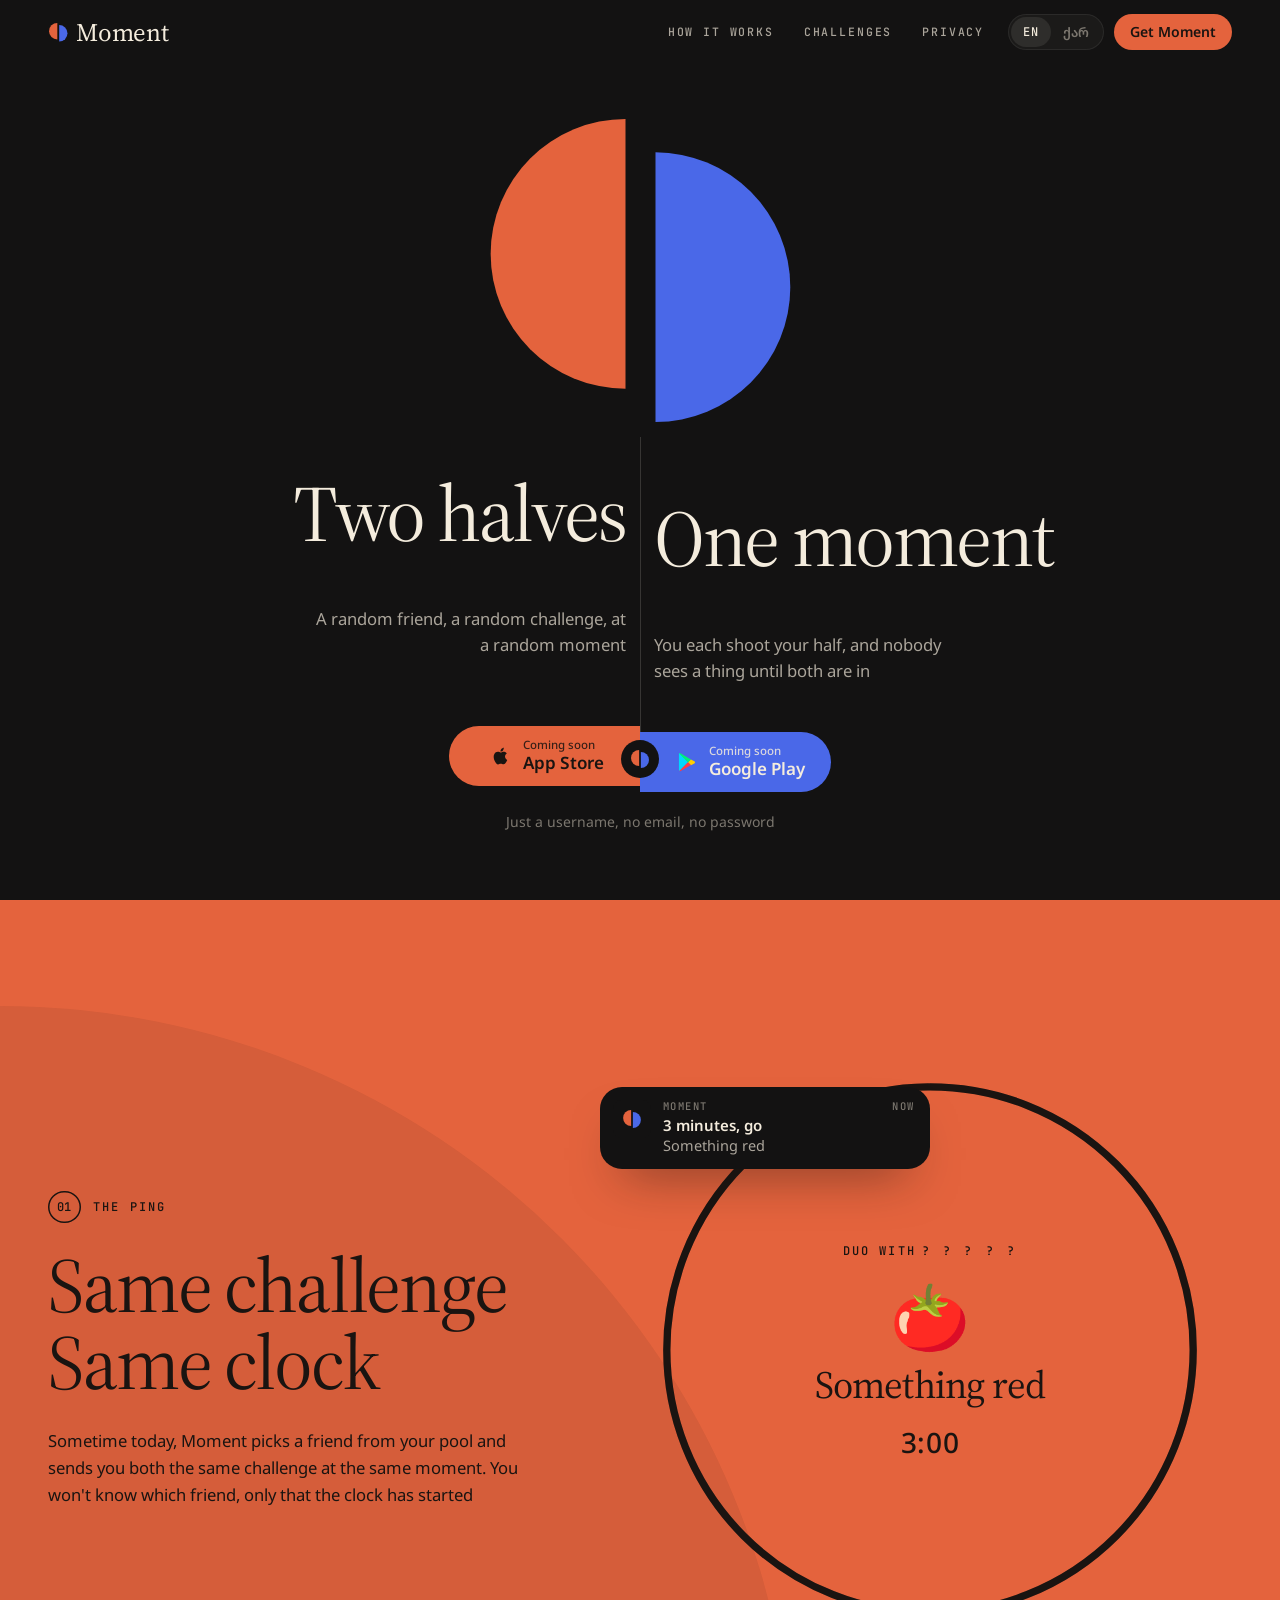
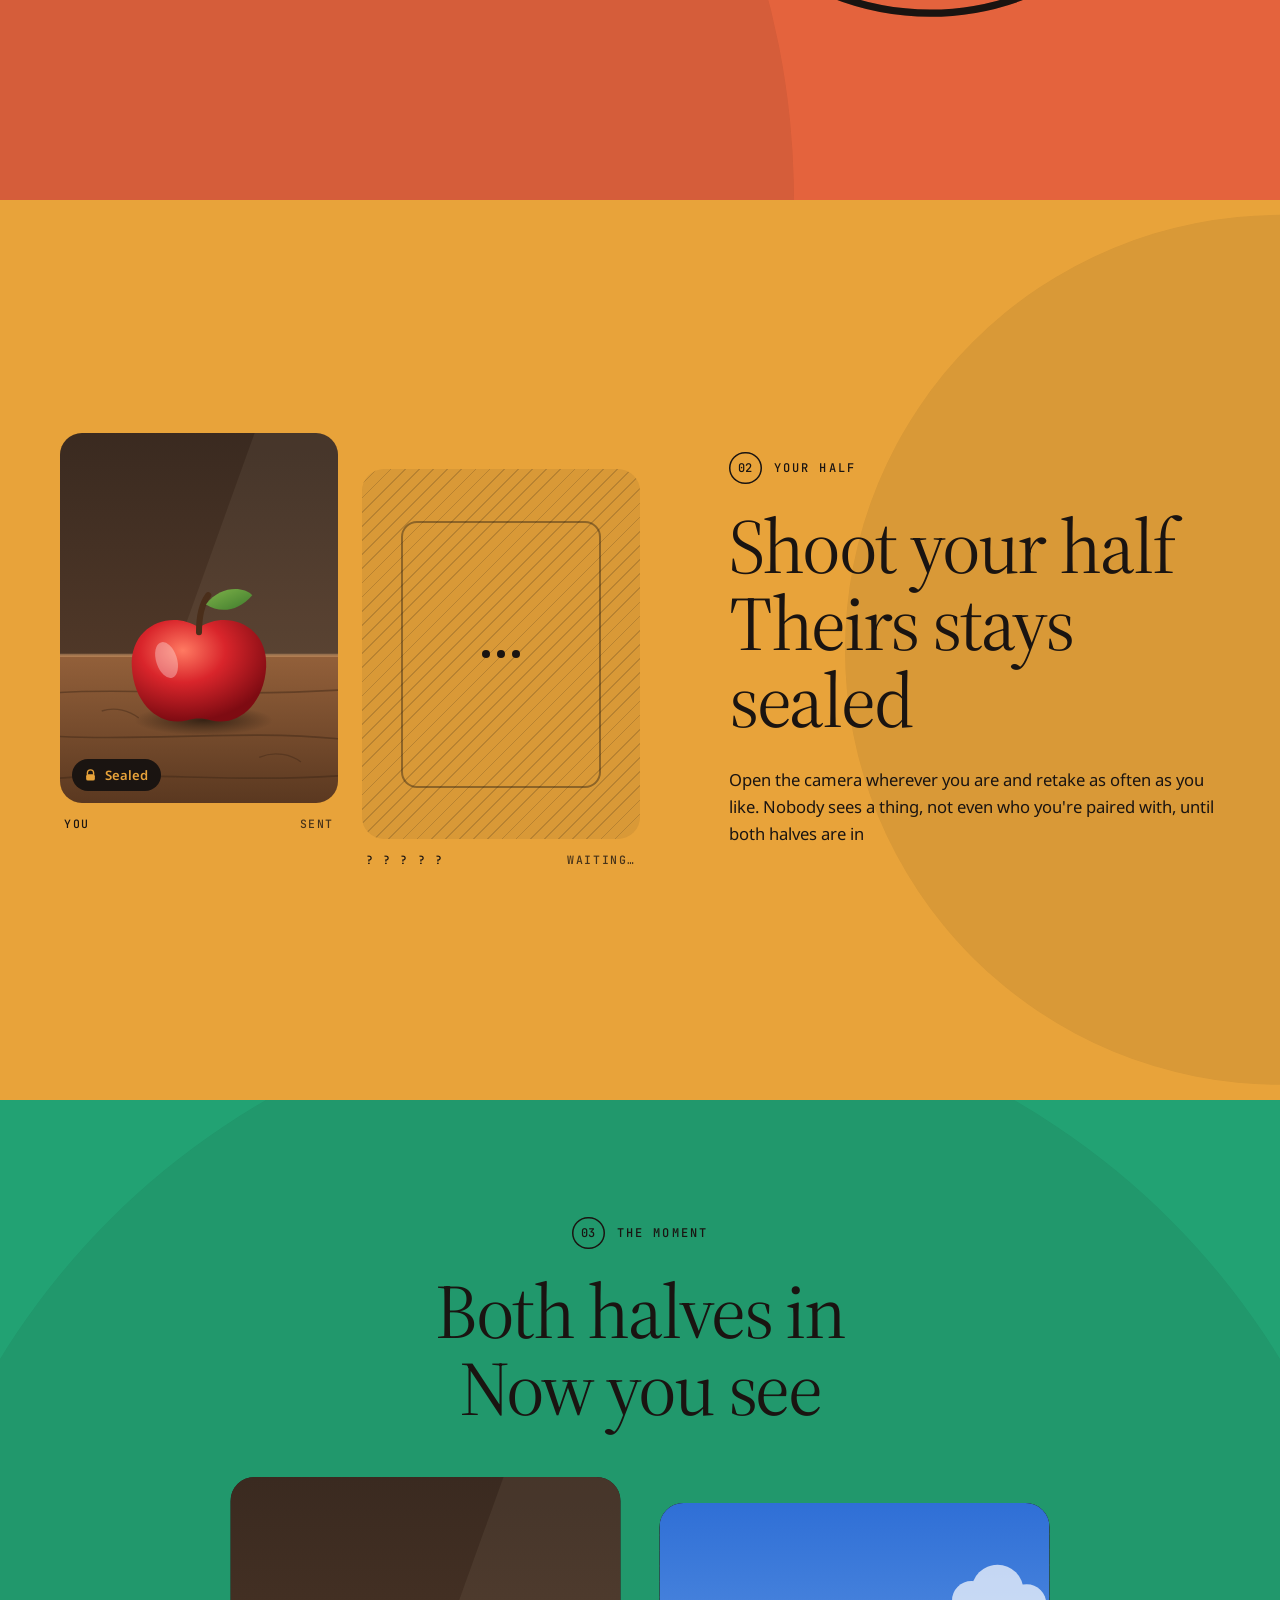
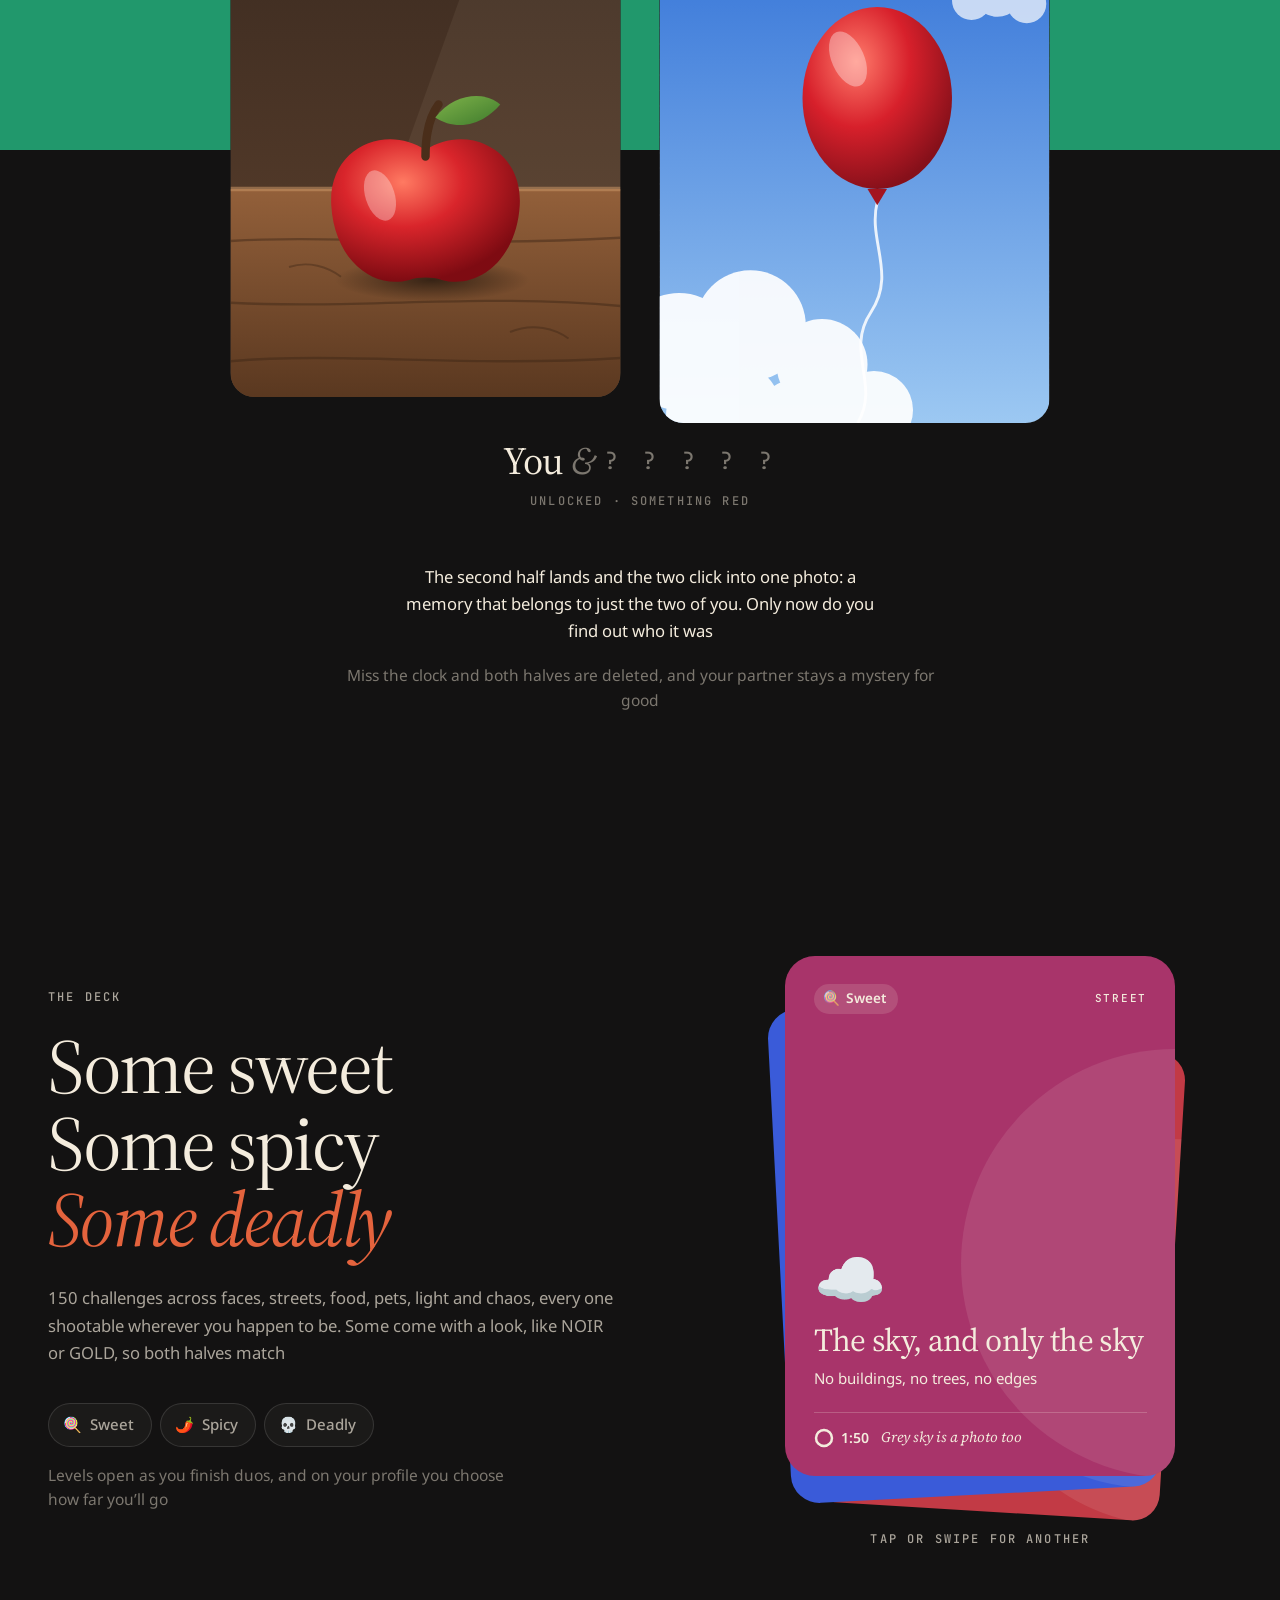
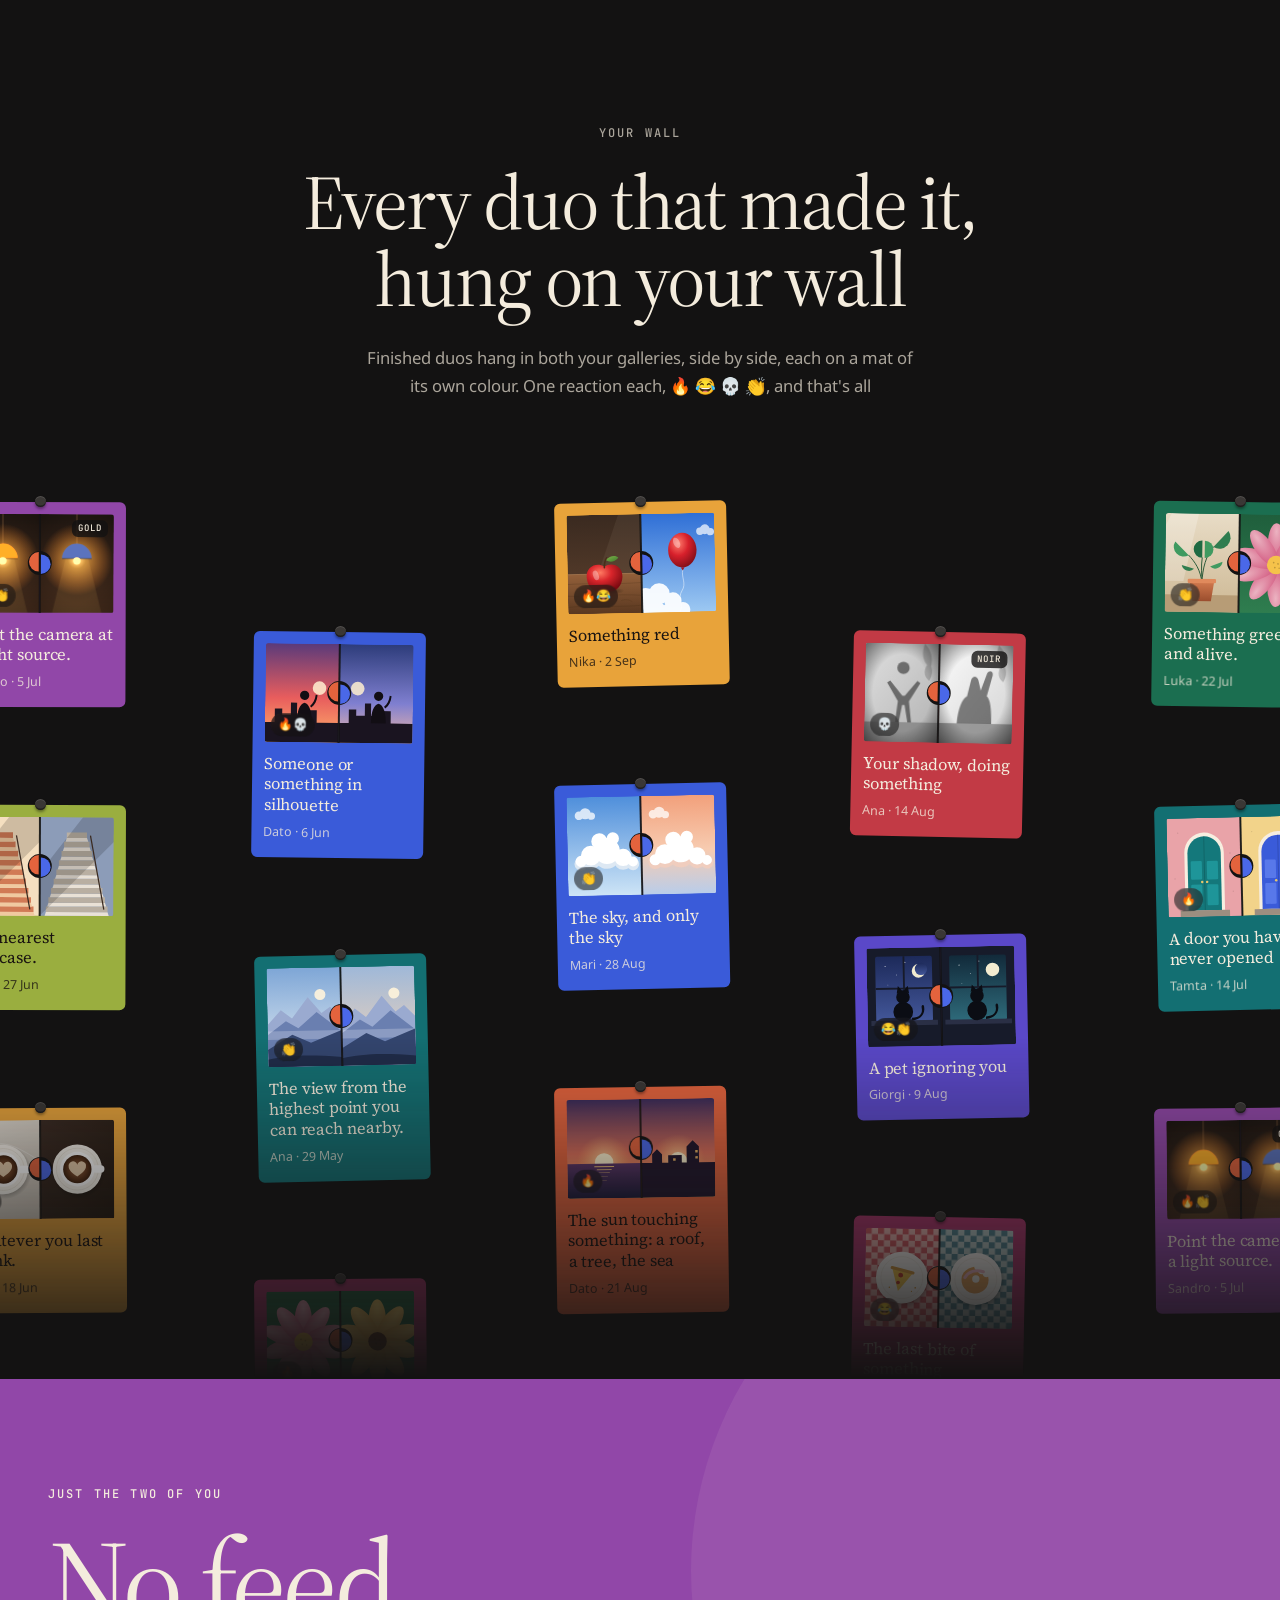
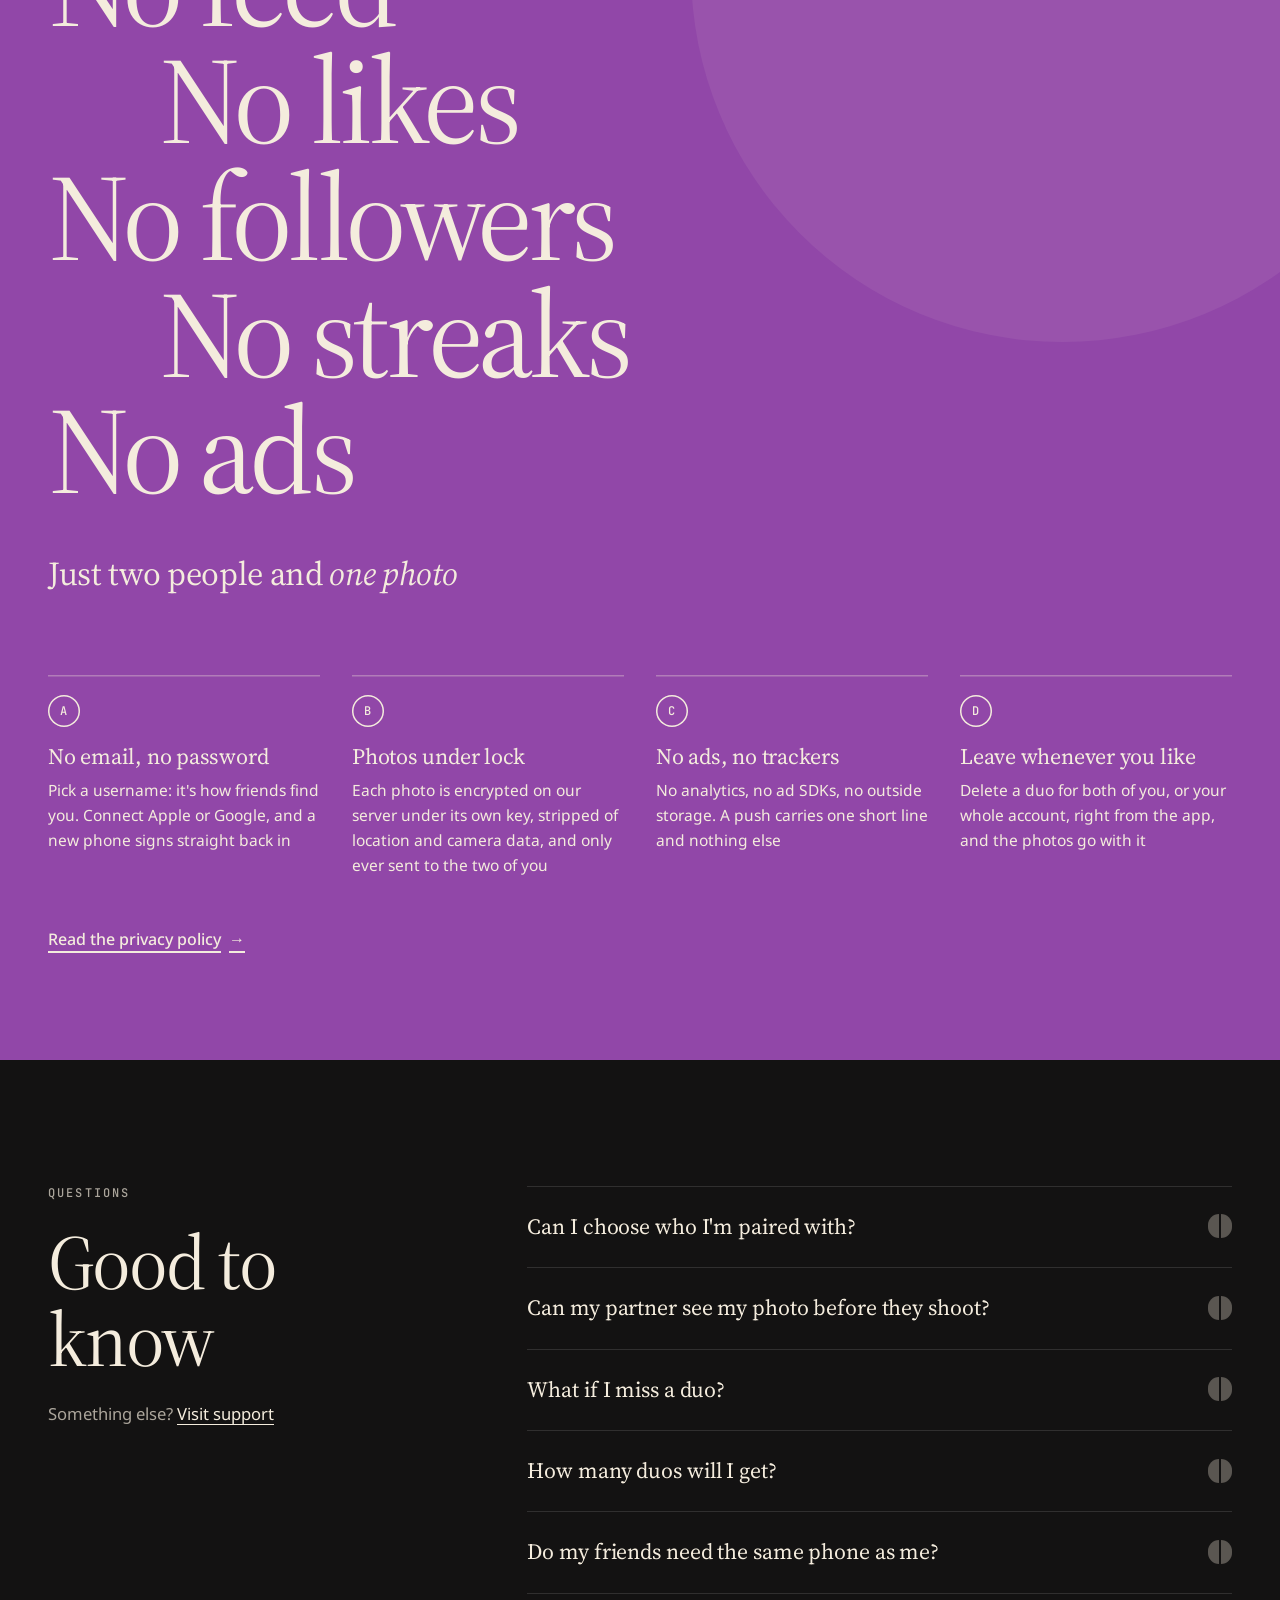
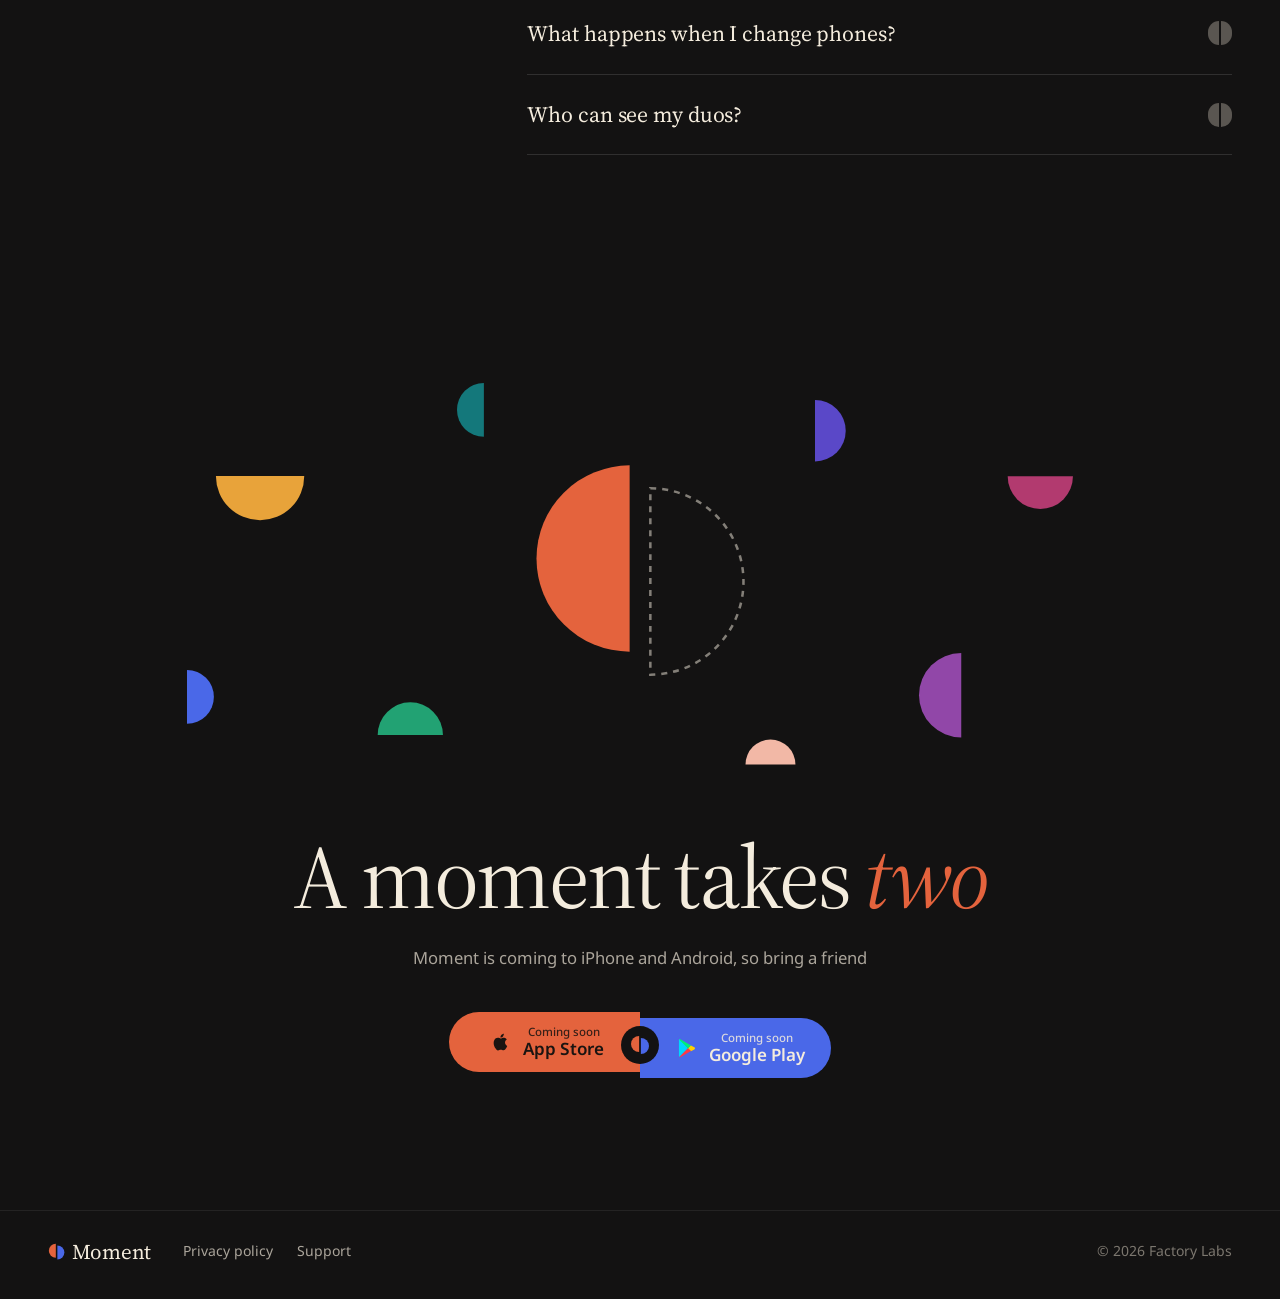
<file: index.html>
<!DOCTYPE html>
<html lang="en">
<head>
<meta charset="utf-8">
<meta name="viewport" content="width=device-width, initial-scale=1, viewport-fit=cover">
<title>Moment · Two halves, one moment</title>
<meta name="description" content="Moment pairs you with a friend at a random moment and gives you both the same challenge and the same short clock. You each shoot your half, and nobody sees a thing until both are in. For iPhone and Android">
<meta name="theme-color" content="#131212">
<meta name="color-scheme" content="dark">
<link rel="canonical" href="https://factorylabs.app/moment/">
<meta property="og:type" content="website">
<meta property="og:site_name" content="Moment">
<meta property="og:title" content="Moment · Two halves, one moment">
<meta property="og:description" content="A random friend, a random challenge, at a random moment. You each shoot your half, and nobody sees a thing until both are in">
<meta property="og:url" content="https://factorylabs.app/moment/">
<meta property="og:image" content="https://factorylabs.app/moment/assets/og.jpg">
<meta property="og:image:width" content="1200">
<meta property="og:image:height" content="630">
<meta property="og:image:alt" content="The Moment mark, one circle cut in two, over the line: Two halves, one moment">
<meta name="twitter:card" content="summary_large_image">
<link rel="icon" type="image/svg+xml" href="assets/favicon.svg">
<link rel="icon" type="image/png" sizes="64x64" href="assets/favicon.png">
<link rel="apple-touch-icon" href="assets/apple-touch-icon.png">
<link rel="preconnect" href="https://fonts.googleapis.com">
<link rel="preconnect" href="https://fonts.gstatic.com" crossorigin>
<link rel="stylesheet" href="https://fonts.googleapis.com/css2?family=JetBrains+Mono:wght@500&family=Noto+Sans+Georgian:wght@400;500;600&family=Noto+Serif+Georgian:wght@400;500&family=Source+Serif+4:ital,opsz,wght@0,8..60,400;0,8..60,500;1,8..60,400&display=swap">
<link rel="stylesheet" href="assets/styles.css">
<script type="application/ld+json">
{
  "@context": "https://schema.org",
  "@type": "MobileApplication",
  "name": "Moment",
  "operatingSystem": "iOS, Android",
  "applicationCategory": "SocialNetworkingApplication",
  "description": "A random friend, a random challenge, at a random moment. You each shoot your half, and nobody sees a thing until both are in",
  "url": "https://factorylabs.app/moment/",
  "image": "https://factorylabs.app/moment/assets/icon-512.png",
  "inLanguage": ["en", "ka"],
  "publisher": { "@type": "Organization", "name": "Factory Labs", "url": "https://factorylabs.app/" }
}
</script>
<script>
  // Decide the language before the first paint, so a Georgian reader never sees English flash by.
  (function () {
    var lang = null;
    try { lang = new URLSearchParams(location.search).get('lang') || localStorage.getItem('moment.lang'); } catch (e) {}
    if (lang !== 'ka' && lang !== 'en') {
      var prefs = navigator.languages || [navigator.language || 'en'];
      lang = prefs.some(function (l) { return /^ka\b/i.test(l); }) ? 'ka' : 'en';
    }
    document.documentElement.lang = lang;
    document.documentElement.classList.add('js');
    if (lang !== 'en') document.documentElement.classList.add('i18n-pending');
    // If the script never arrives, show the page as it is rather than nothing.
    setTimeout(function () { if (!window.momentReady) document.documentElement.classList.remove('js', 'i18n-pending'); }, 4000);
  })();
</script>
</head>
<body>

<a class="skip" href="#main" data-i18n="skip">Skip to content</a>

<header class="bar" id="bar">
  <a class="wordmark" href="#top" aria-label="Moment">
    <svg class="mark" viewBox="0 0 100 100" aria-hidden="true"><path class="mark__l" d="M45.5 4.5A40.5 40.5 0 0 0 45.5 85.5Z"/><path class="mark__r" d="M54.5 14.5A40.5 40.5 0 0 1 54.5 95.5Z"/></svg>
    <span>Moment</span>
  </a>
  <nav class="bar__links" aria-label="Sections" data-i18n-aria="nav_a11y">
    <a href="#how" data-i18n="nav_how">How it works</a>
    <a href="#deck" data-i18n="nav_deck">Challenges</a>
    <a href="#privacy" data-i18n="nav_privacy">Privacy</a>
  </nav>
  <div class="bar__end">
    <div class="lang" role="group" aria-label="Language">
      <button type="button" data-lang="en" lang="en">EN</button>
      <button type="button" data-lang="ka" lang="ka">ქარ</button>
    </div>
    <a class="bar__get" href="#get" data-i18n="nav_get">Get Moment</a>
  </div>
</header>

<main id="main">

  <!-- One circle cut in two, and everything under it cut along the same seam. -->
  <section class="hero" id="top">
    <div class="hero__mark" id="heroMark" role="button" tabindex="0" aria-label="Show a duo" data-i18n-aria="hero_mark_a11y">
      <svg class="bigmark" viewBox="0 0 100 100" aria-hidden="true">
        <defs>
          <clipPath id="hmClipL"><path d="M45.5 4.5A40.5 40.5 0 0 0 45.5 85.5Z"/></clipPath>
          <clipPath id="hmClipR"><path d="M54.5 14.5A40.5 40.5 0 0 1 54.5 95.5Z"/></clipPath>
        </defs>
        <g class="bigmark__half bigmark__half--l">
          <path class="bigmark__solid" d="M45.5 4.5A40.5 40.5 0 0 0 45.5 85.5Z"/>
          <g class="bigmark__photo" clip-path="url(#hmClipL)" id="heroPhotoL"></g>
        </g>
        <g class="bigmark__half bigmark__half--r">
          <path class="bigmark__solid" d="M54.5 14.5A40.5 40.5 0 0 1 54.5 95.5Z"/>
          <g class="bigmark__photo" clip-path="url(#hmClipR)" id="heroPhotoR"></g>
        </g>
      </svg>
      <p class="hero__dare" id="heroDare" aria-live="polite"></p>
      <div class="burst" aria-hidden="true"></div>
    </div>

    <div class="hero__under">
      <h1 class="seamed seamed--title" aria-label="Two halves, one moment" data-i18n-aria="hero_a11y">
        <span class="seamed__l" aria-hidden="true" data-i18n="hero_l">Two halves</span>
        <span class="seamed__r" aria-hidden="true" data-i18n="hero_r">One moment</span>
      </h1>
      <div class="seamed seamed--lede">
        <p class="seamed__l" data-i18n="lede_l">A random friend, a random challenge, at a random moment</p>
        <p class="seamed__r" data-i18n="lede_r">You each shoot your half, and nobody sees a thing until both are in</p>
      </div>
      <div class="pair" data-stores></div>
      <p class="hero__note" data-i18n="hero_note">Just a username, no email, no password</p>
    </div>
  </section>

  <!-- 01 — The ping: persimmon, the colour of "you" and of the one thing to do. -->
  <section class="poster poster--ping" id="how" aria-labelledby="pingTitle">
    <div class="poster__in">
      <div class="poster__copy reveal">
        <p class="label"><span class="label__n">01</span><span data-i18n="ping_label">The ping</span></p>
        <h2 class="display" id="pingTitle" data-i18n-p="ping_title">Same challenge<br>Same clock</h2>
        <p class="poster__text" data-i18n="ping_text">Sometime today, Moment picks a friend from your pool and sends you both the same challenge at the same moment. You won't know which friend, only that the clock has started</p>
      </div>
      <figure class="ping reveal" id="ping" role="button" tabindex="0" aria-label="Deal another challenge" data-i18n-aria="ping_a11y">
        <div class="ring">
          <svg class="ring__svg" viewBox="0 0 200 200" aria-hidden="true">
            <circle class="ring__track" cx="100" cy="100" r="94"/>
            <circle class="ring__arc" id="pingArc" cx="100" cy="100" r="94" pathLength="100"/>
          </svg>
          <div class="ring__in">
            <p class="label label--tight"><span data-i18n="duo_with">Duo with</span> <span class="ring__who">? ? ? ? ?</span></p>
            <p class="ring__emoji" id="pingEmoji" aria-hidden="true">🍅</p>
            <p class="ring__dare" id="pingDare">Something red</p>
            <p class="ring__clock" id="pingClock">3:00</p>
          </div>
        </div>
        <div class="push" id="pingPush" aria-hidden="true">
          <svg class="push__icon" viewBox="0 0 100 100"><rect width="100" height="100" rx="22" fill="#131212"/><g transform="translate(24 24) scale(.52)"><path d="M45.5 4.5A40.5 40.5 0 0 0 45.5 85.5Z" fill="#E4633D"/><path d="M54.5 14.5A40.5 40.5 0 0 1 54.5 95.5Z" fill="#4A68E8"/></g></svg>
          <div class="push__body">
            <p class="push__app"><span>Moment</span><span data-i18n="push_now">now</span></p>
            <p class="push__title" id="pushTitle">3 minutes, go</p>
            <p class="push__text" id="pushText">Something red</p>
          </div>
        </div>
      </figure>
    </div>
  </section>

  <!-- 02 — Your half: saffron, the colour of waiting on somebody. -->
  <section class="poster poster--sealed" aria-labelledby="sealedTitle">
    <div class="poster__in poster__in--flip">
      <div class="poster__copy reveal">
        <p class="label"><span class="label__n">02</span><span data-i18n="sealed_label">Your half</span></p>
        <h2 class="display" id="sealedTitle" data-i18n-p="sealed_title">Shoot your half<br>Theirs stays sealed</h2>
        <p class="poster__text" data-i18n="sealed_text">Open the camera wherever you are and retake as often as you like. Nobody sees a thing, not even who you're paired with, until both halves are in</p>
      </div>
      <figure class="sealed reveal" id="sealed" role="button" tabindex="0" aria-label="Shoot again" data-i18n-aria="sealed_a11y">
        <div class="sheet sheet--you">
          <div class="sheet__frame">
            <div class="sheet__hatch"></div>
            <div class="sheet__photo" id="sealedPhoto"></div>
            <i class="sheet__flash"></i>
            <span class="sheet__lock"><svg viewBox="0 0 24 24" aria-hidden="true"><path d="M7 10V8a5 5 0 0 1 10 0v2" fill="none" stroke="currentColor" stroke-width="2.2" stroke-linecap="round"/><rect x="5" y="10" width="14" height="10" rx="3" fill="currentColor"/></svg><span data-i18n="sealed_chip">Sealed</span></span>
          </div>
          <p class="sheet__cap"><b data-i18n="you">You</b><span data-i18n="sealed_sent">Sent</span></p>
        </div>
        <div class="sheet sheet--them">
          <div class="sheet__frame">
            <div class="sheet__hatch"></div>
            <i class="sheet__slot"></i>
            <span class="dots" aria-hidden="true"><i></i><i></i><i></i></span>
          </div>
          <p class="sheet__cap"><b>? ? ? ? ?</b><span data-i18n="sealed_wait">Waiting…</span></p>
        </div>
      </figure>
    </div>
  </section>

  <!-- 03 — The moment: the unlock's own spread, emerald over the fold into charcoal. -->
  <section class="spread" aria-labelledby="openTitle">
    <div class="spread__top">
      <div class="spread__copy reveal">
        <p class="label"><span class="label__n">03</span><span data-i18n="open_label">The moment</span></p>
        <h2 class="display" id="openTitle" data-i18n-p="open_title">Both halves in<br>Now you see</h2>
      </div>
    </div>
    <div class="spread__bottom">
      <figure class="joined" id="joined" role="button" tabindex="0" aria-label="Unlock another duo" data-i18n-aria="open_a11y">
        <div class="joined__pair">
          <div class="joined__half joined__half--l" id="joinedL"></div>
          <div class="joined__half joined__half--r">
            <div class="joined__hatch"></div>
            <div class="joined__photo" id="joinedR"></div>
          </div>
          <div class="seam" aria-hidden="true"><i class="seam__line"></i><i class="seam__disc"><svg viewBox="0 0 100 100"><path d="M45.5 4.5A40.5 40.5 0 0 0 45.5 85.5Z" fill="#E4633D"/><path d="M54.5 14.5A40.5 40.5 0 0 1 54.5 95.5Z" fill="#4A68E8"/></svg></i></div>
          <div class="burst" aria-hidden="true"></div>
        </div>
        <figcaption class="joined__cap">
          <span class="joined__names"><span data-i18n="you">You</span> <span class="amp">&amp;</span> <span class="joined__who" id="joinedWho">? ? ? ? ?</span></span>
          <span class="label label--quiet" id="joinedDare"><span data-i18n="unlocked">Unlocked</span></span>
        </figcaption>
      </figure>
      <div class="spread__copy spread__copy--after reveal">
        <p class="poster__text" data-i18n="open_text">The second half lands and the two click into one photo: a memory that belongs to just the two of you. Only now do you find out who it was</p>
        <p class="spread__miss" data-i18n="open_miss">Miss the clock and both halves are deleted, and your partner stays a mystery for good</p>
      </div>
    </div>
  </section>

  <!-- The deck: real challenges, each card painted in a colour of its own. -->
  <section class="deck" id="deck" aria-labelledby="deckTitle">
    <div class="deck__in">
      <div class="deck__copy reveal">
        <p class="label" data-i18n="deck_label">The deck</p>
        <h2 class="display" id="deckTitle" data-i18n-p="deck_title">Some sweet<br>Some spicy<br><em>Some deadly</em></h2>
        <p class="text" data-i18n="deck_text">150 challenges across faces, streets, food, pets, light and chaos, every one shootable wherever you happen to be. Some come with a look, like NOIR or GOLD, so both halves match</p>
        <div class="levels" id="levels" role="radiogroup" aria-label="Level" data-i18n-aria="levels_a11y">
          <button type="button" role="radio" data-level="EASY"><span aria-hidden="true">🍭</span><span data-i18n="lv_sweet">Sweet</span></button>
          <button type="button" role="radio" data-level="MEDIUM"><span aria-hidden="true">🌶️</span><span data-i18n="lv_spicy">Spicy</span></button>
          <button type="button" role="radio" data-level="HARD"><span aria-hidden="true">💀</span><span data-i18n="lv_deadly">Deadly</span></button>
        </div>
        <p class="levels__line" id="levelLine" aria-live="polite"></p>
      </div>
      <div class="dealer reveal" id="dealer">
        <div class="dealer__stack" id="dealerStack" aria-live="polite"></div>
        <p class="label label--quiet dealer__hint" data-i18n="deal_hint">Tap or swipe for another</p>
      </div>
    </div>
  </section>

  <!-- The wall: finished duos hung as prints, two halves on a mat of one colour. -->
  <section class="wall" id="wall" aria-labelledby="wallTitle">
    <div class="wall__head reveal">
      <p class="label" data-i18n="wall_label">Your wall</p>
      <h2 class="display" id="wallTitle" data-i18n-p="wall_title">Every duo that made it,<br>hung on your wall</h2>
      <p class="text" data-i18n="wall_text">Finished duos hang in both your galleries, side by side, each on a mat of its own colour. One reaction each, 🔥 😂 💀 👏, and that's all</p>
    </div>
    <div class="wall__prints" id="prints"></div>
  </section>

  <!-- Just the two of you: plum, and nothing else on it. -->
  <section class="poster poster--plum" id="privacy" aria-labelledby="privacyTitle">
    <div class="plum__in">
      <p class="label reveal" data-i18n="pv_label">Just the two of you</p>
      <h2 class="visually-hidden" id="privacyTitle" data-i18n="pv_a11y">What Moment is not</h2>
      <ul class="nos reveal">
        <li data-i18n="no_1">No feed</li>
        <li data-i18n="no_2">No likes</li>
        <li data-i18n="no_3">No followers</li>
        <li data-i18n="no_4">No streaks</li>
        <li data-i18n="no_5">No ads</li>
      </ul>
      <p class="nos__end reveal" data-i18n-p="no_end">Just two people and <em>one photo</em></p>
      <ul class="facts reveal">
        <li><span class="label__n">A</span><h3 data-i18n="pv1_t">No email, no password</h3><p data-i18n="pv1_x">Pick a username: it's how friends find you. Connect Apple or Google, and a new phone signs straight back in</p></li>
        <li><span class="label__n">B</span><h3 data-i18n="pv2_t">Photos under lock</h3><p data-i18n="pv2_x">Each photo is encrypted on our server under its own key, stripped of location and camera data, and only ever sent to the two of you</p></li>
        <li><span class="label__n">C</span><h3 data-i18n="pv3_t">No ads, no trackers</h3><p data-i18n="pv3_x">No analytics, no ad SDKs, no outside storage. A push carries one short line and nothing else</p></li>
        <li><span class="label__n">D</span><h3 data-i18n="pv4_t">Leave whenever you like</h3><p data-i18n="pv4_x">Delete a duo for both of you, or your whole account, right from the app, and the photos go with it</p></li>
      </ul>
      <a class="more reveal" href="privacy.html"><span data-i18n="pv_link">Read the privacy policy</span> <span aria-hidden="true">→</span></a>
    </div>
  </section>

  <!-- Questions -->
  <section class="faq" id="faq" aria-labelledby="faqTitle">
    <div class="faq__in">
      <div class="faq__head reveal">
        <p class="label" data-i18n="fq_label">Questions</p>
        <h2 class="display" id="faqTitle" data-i18n-p="fq_title">Good to know</h2>
        <p class="text"><span data-i18n="fq_more">Something else?</span> <a href="support.html" data-i18n="fq_support">Visit support</a></p>
      </div>
      <div class="faq__list reveal">
        <details><summary><span data-i18n="q1">Can I choose who I'm paired with?</span><i class="tog" aria-hidden="true"></i></summary><p data-i18n="a1">No, that's the fun. Moment picks someone from your pool, preferring whoever you were paired with least recently, so it keeps changing</p></details>
        <details><summary><span data-i18n="q2">Can my partner see my photo before they shoot?</span><i class="tog" aria-hidden="true"></i></summary><p data-i18n="a2">No, your half isn't sent to their phone until both halves are in. They can't even see that it's you</p></details>
        <details><summary><span data-i18n="q3">What if I miss a duo?</span><i class="tog" aria-hidden="true"></i></summary><p data-i18n="a3">Nothing dramatic: the clock runs out, both halves are deleted, your partner stays anonymous, and the next duo comes along later</p></details>
        <details><summary><span data-i18n="q4">How many duos will I get?</span><i class="tog" aria-hidden="true"></i></summary><p data-i18n="a4">Four a day to start, one every hour or two. Change it to anything from one to ten on your profile, and set quiet hours for when you don't want any</p></details>
        <details><summary><span data-i18n="q5">Do my friends need the same phone as me?</span><i class="tog" aria-hidden="true"></i></summary><p data-i18n="a5">No, iPhone and Android share one Moment, so you can get duos with anyone</p></details>
        <details><summary><span data-i18n="q6">What happens when I change phones?</span><i class="tog" aria-hidden="true"></i></summary><p data-i18n="a6">Connect Google (or Apple, on iPhone) in Settings → Connections. On the new phone, tap “I already have an account” and you're back, with every duo</p></details>
        <details><summary><span data-i18n="q7">Who can see my duos?</span><i class="tog" aria-hidden="true"></i></summary><p data-i18n="a7">Only you and the friend you made each one with. There's no feed and no public profile, so there's nothing for anyone to browse</p></details>
      </div>
    </div>
  </section>

  <!-- The end: your half, an empty one beside it, and everyone who could fill it. -->
  <section class="finale" id="get" aria-labelledby="getTitle">
    <div class="pool" id="pool" role="button" tabindex="0" aria-label="Pick the other half" data-i18n-aria="pool_a11y">
      <div class="pool__others" id="poolOthers"></div>
      <div class="pool__mark" id="poolMark">
        <svg viewBox="0 0 100 100" aria-hidden="true">
          <path class="pool__mine" d="M45.5 4.5A40.5 40.5 0 0 0 45.5 85.5Z"/>
          <path class="pool__empty" d="M54.5 14.5A40.5 40.5 0 0 1 54.5 95.5Z"/>
        </svg>
        <i class="pool__ring"></i>
      </div>
    </div>
    <h2 class="display finale__title reveal" id="getTitle" data-i18n-p="fi_title">A moment takes <em>two</em></h2>
    <p class="text finale__text reveal" id="finaleText" data-i18n="fi_soon">Moment is coming to iPhone and Android, so bring a friend</p>
    <div class="pair reveal" data-stores></div>
  </section>

</main>

<footer class="foot">
  <a class="wordmark wordmark--small" href="#top" aria-label="Moment">
    <svg class="mark" viewBox="0 0 100 100" aria-hidden="true"><path class="mark__l" d="M45.5 4.5A40.5 40.5 0 0 0 45.5 85.5Z"/><path class="mark__r" d="M54.5 14.5A40.5 40.5 0 0 1 54.5 95.5Z"/></svg>
    <span>Moment</span>
  </a>
  <nav class="foot__links" aria-label="More" data-i18n-aria="foot_a11y">
    <a href="privacy.html" data-i18n="footer_privacy">Privacy policy</a>
    <a href="support.html" data-i18n="footer_support">Support</a>
  </nav>
  <p class="foot__copy" data-i18n="footer_copy">© 2026 Factory Labs</p>
</footer>

<svg class="defs" width="0" height="0" aria-hidden="true" focusable="false"><defs id="filterDefs"></defs></svg>

<script src="assets/scenes.js"></script>
<script src="assets/app.js"></script>
</body>
</html>
</file>
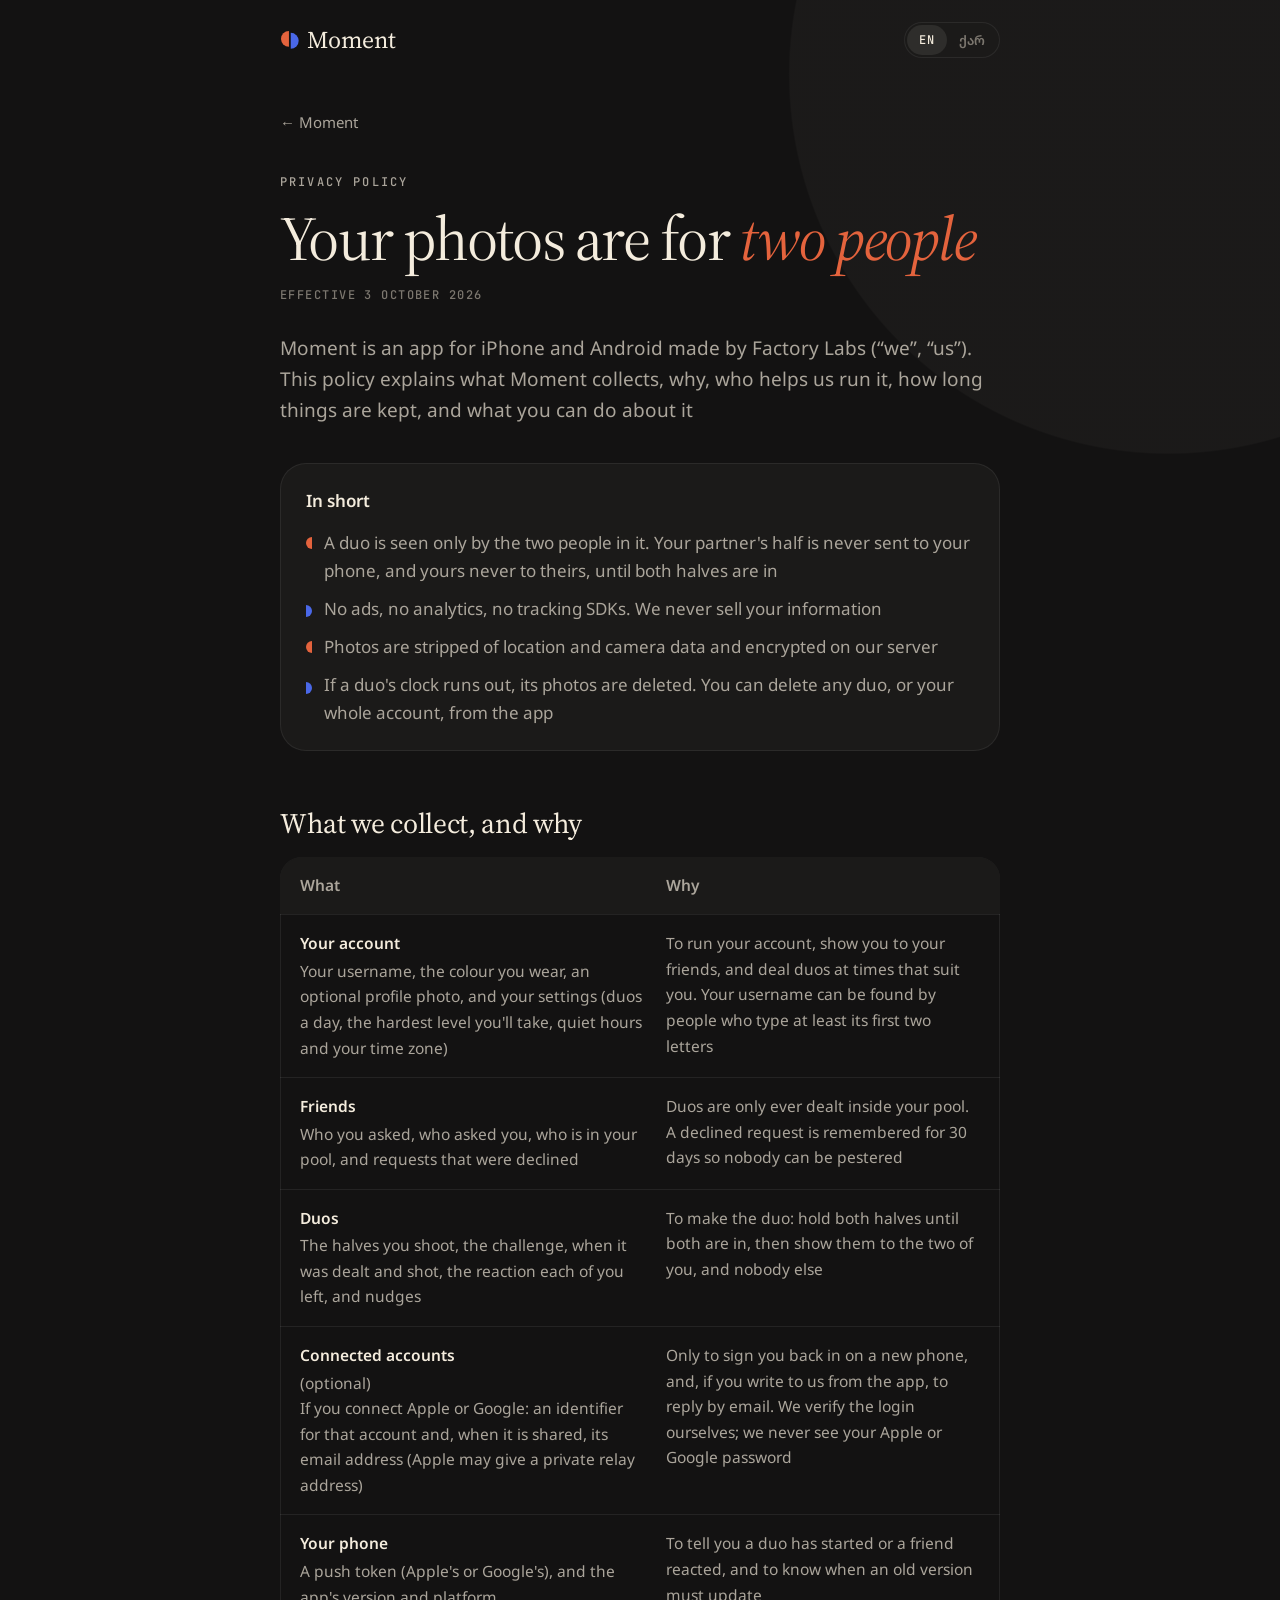
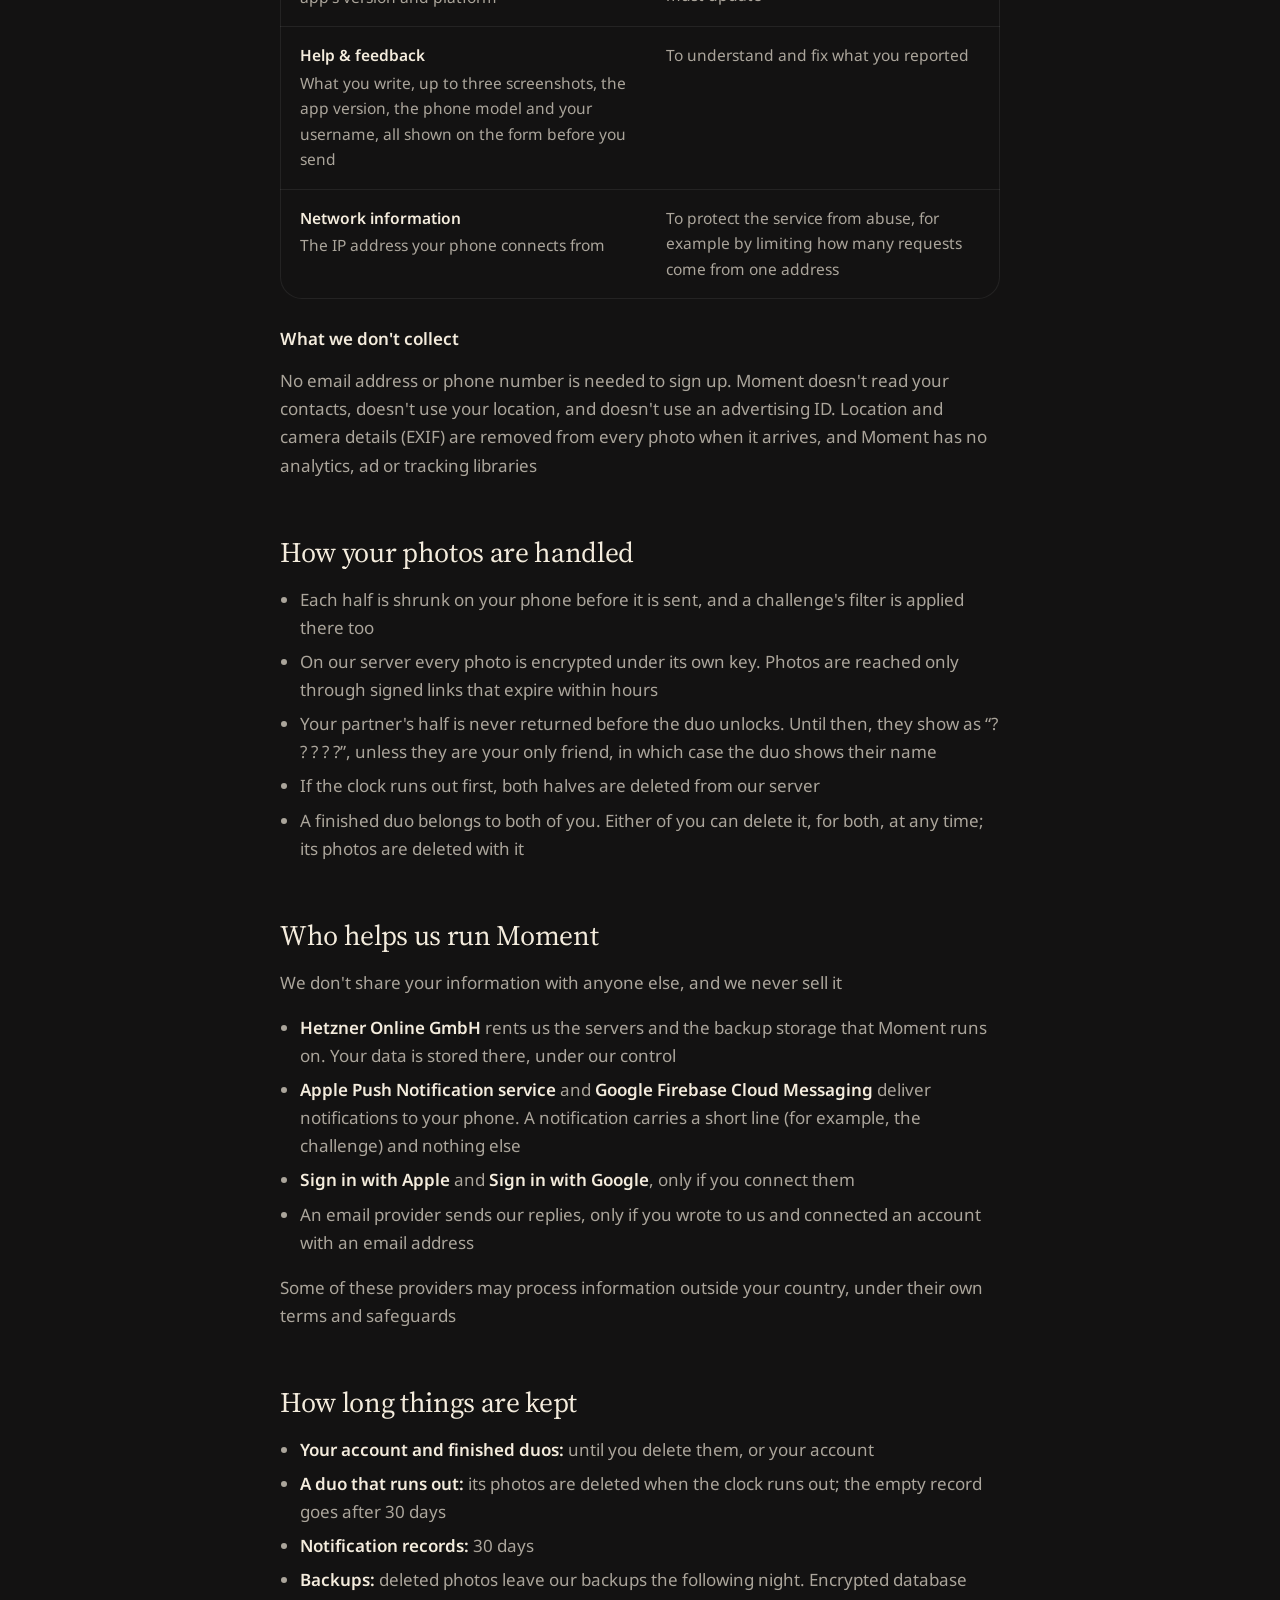
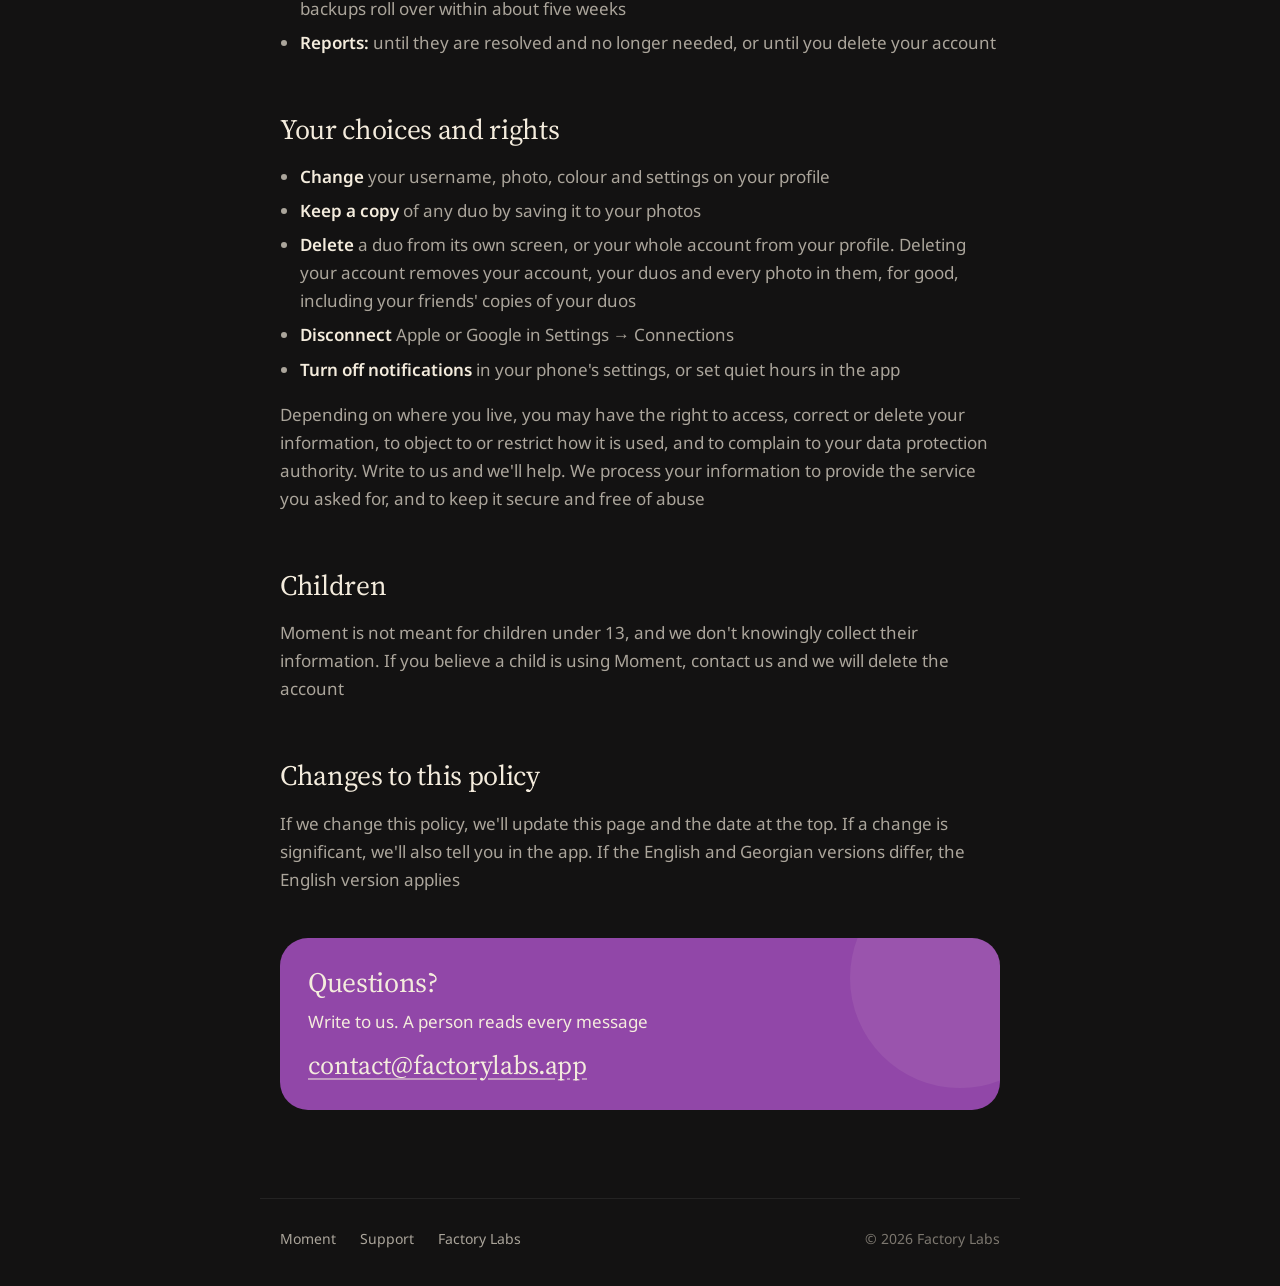
<file: privacy.html>
<!DOCTYPE html>
<html lang="en" data-title-en="Moment · Privacy Policy" data-title-ka="Moment · კონფიდენციალურობის პოლიტიკა">
<head>
<meta charset="utf-8">
<meta name="viewport" content="width=device-width, initial-scale=1, viewport-fit=cover">
<title>Moment · Privacy Policy</title>
<meta name="description" content="What Moment collects, why, who processes it, how long it is kept, and how to delete it.">
<meta name="theme-color" content="#131212">
<link rel="canonical" href="https://factorylabs.app/moment/privacy.html">
<link rel="icon" type="image/svg+xml" href="assets/favicon.svg">
<link rel="icon" type="image/png" sizes="64x64" href="assets/favicon.png">
<link rel="apple-touch-icon" href="assets/apple-touch-icon.png">
<link rel="preconnect" href="https://fonts.googleapis.com">
<link rel="preconnect" href="https://fonts.gstatic.com" crossorigin>
<link rel="stylesheet" href="https://fonts.googleapis.com/css2?family=JetBrains+Mono:wght@500&family=Noto+Sans+Georgian:wght@400;500;600&family=Noto+Serif+Georgian:wght@400;500&family=Source+Serif+4:ital,opsz,wght@0,8..60,400;1,8..60,400&display=swap">
<link rel="stylesheet" href="assets/page.css">
<script>
  (function () {
    var lang = null;
    try { lang = new URLSearchParams(location.search).get('lang') || localStorage.getItem('moment.lang'); } catch (e) {}
    if (lang !== 'ka' && lang !== 'en') {
      var prefs = navigator.languages || [navigator.language || 'en'];
      lang = prefs.some(function (l) { return /^ka\b/i.test(l); }) ? 'ka' : 'en';
    }
    document.documentElement.lang = lang;
  })();
</script>
</head>
<body>
<header class="top">
  <a class="wordmark" href="./" aria-label="Moment">
    <svg class="mark" viewBox="0 0 100 100" aria-hidden="true"><path class="mark__l" d="M45.5 4.5A40.5 40.5 0 0 0 45.5 85.5Z"/><path class="mark__r" d="M54.5 14.5A40.5 40.5 0 0 1 54.5 95.5Z"/></svg>
    <span>Moment</span>
  </a>
  <div class="lang" role="group" aria-label="Language">
    <button type="button" data-lang="en" lang="en">EN</button>
    <button type="button" data-lang="ka" lang="ka">ქარ</button>
  </div>
</header>

<main>
  <!-- English -->
  <article class="only" lang="en">
    <a class="back" href="./">← Moment</a>
    <p class="eyebrow">Privacy policy</p>
    <h1>Your photos are for <em>two people</em></h1>
    <p class="updated">Effective 3 October 2026</p>
    <p class="intro">Moment is an app for iPhone and Android made by Factory Labs (“we”, “us”). This policy explains what Moment collects, why, who helps us run it, how long things are kept, and what you can do about it</p>

    <div class="short">
      <p><strong>In short</strong></p>
      <ul>
        <li>A duo is seen only by the two people in it. Your partner's half is never sent to your phone, and yours never to theirs, until both halves are in</li>
        <li>No ads, no analytics, no tracking SDKs. We never sell your information</li>
        <li>Photos are stripped of location and camera data and encrypted on our server</li>
        <li>If a duo's clock runs out, its photos are deleted. You can delete any duo, or your whole account, from the app</li>
      </ul>
    </div>

    <h2>What we collect, and why</h2>
    <div class="table" role="table">
      <div class="row" role="row"><div role="columnheader">What</div><div role="columnheader">Why</div></div>
      <div class="row" role="row">
        <div role="cell"><strong>Your account</strong>Your username, the colour you wear, an optional profile photo, and your settings (duos a day, the hardest level you'll take, quiet hours and your time zone)</div>
        <div role="cell">To run your account, show you to your friends, and deal duos at times that suit you. Your username can be found by people who type at least its first two letters</div>
      </div>
      <div class="row" role="row">
        <div role="cell"><strong>Friends</strong>Who you asked, who asked you, who is in your pool, and requests that were declined</div>
        <div role="cell">Duos are only ever dealt inside your pool. A declined request is remembered for 30 days so nobody can be pestered</div>
      </div>
      <div class="row" role="row">
        <div role="cell"><strong>Duos</strong>The halves you shoot, the challenge, when it was dealt and shot, the reaction each of you left, and nudges</div>
        <div role="cell">To make the duo: hold both halves until both are in, then show them to the two of you, and nobody else</div>
      </div>
      <div class="row" role="row">
        <div role="cell"><strong>Connected accounts</strong> (optional)<br>If you connect Apple or Google: an identifier for that account and, when it is shared, its email address (Apple may give a private relay address)</div>
        <div role="cell">Only to sign you back in on a new phone, and, if you write to us from the app, to reply by email. We verify the login ourselves; we never see your Apple or Google password</div>
      </div>
      <div class="row" role="row">
        <div role="cell"><strong>Your phone</strong>A push token (Apple's or Google's), and the app's version and platform</div>
        <div role="cell">To tell you a duo has started or a friend reacted, and to know when an old version must update</div>
      </div>
      <div class="row" role="row">
        <div role="cell"><strong>Help &amp; feedback</strong>What you write, up to three screenshots, the app version, the phone model and your username, all shown on the form before you send</div>
        <div role="cell">To understand and fix what you reported</div>
      </div>
      <div class="row" role="row">
        <div role="cell"><strong>Network information</strong>The IP address your phone connects from</div>
        <div role="cell">To protect the service from abuse, for example by limiting how many requests come from one address</div>
      </div>
    </div>

    <h3>What we don't collect</h3>
    <p>No email address or phone number is needed to sign up. Moment doesn't read your contacts, doesn't use your location, and doesn't use an advertising ID. Location and camera details (EXIF) are removed from every photo when it arrives, and Moment has no analytics, ad or tracking libraries</p>

    <h2>How your photos are handled</h2>
    <ul class="plain">
      <li>Each half is shrunk on your phone before it is sent, and a challenge's filter is applied there too</li>
      <li>On our server every photo is encrypted under its own key. Photos are reached only through signed links that expire within hours</li>
      <li>Your partner's half is never returned before the duo unlocks. Until then, they show as “? ? ? ? ?”, unless they are your only friend, in which case the duo shows their name</li>
      <li>If the clock runs out first, both halves are deleted from our server</li>
      <li>A finished duo belongs to both of you. Either of you can delete it, for both, at any time; its photos are deleted with it</li>
    </ul>

    <h2>Who helps us run Moment</h2>
    <p>We don't share your information with anyone else, and we never sell it</p>
    <ul class="plain">
      <li><strong>Hetzner Online GmbH</strong> rents us the servers and the backup storage that Moment runs on. Your data is stored there, under our control</li>
      <li><strong>Apple Push Notification service</strong> and <strong>Google Firebase Cloud Messaging</strong> deliver notifications to your phone. A notification carries a short line (for example, the challenge) and nothing else</li>
      <li><strong>Sign in with Apple</strong> and <strong>Sign in with Google</strong>, only if you connect them</li>
      <li>An email provider sends our replies, only if you wrote to us and connected an account with an email address</li>
    </ul>
    <p>Some of these providers may process information outside your country, under their own terms and safeguards</p>

    <h2>How long things are kept</h2>
    <ul class="plain">
      <li><strong>Your account and finished duos:</strong> until you delete them, or your account</li>
      <li><strong>A duo that runs out:</strong> its photos are deleted when the clock runs out; the empty record goes after 30 days</li>
      <li><strong>Notification records:</strong> 30 days</li>
      <li><strong>Backups:</strong> deleted photos leave our backups the following night. Encrypted database backups roll over within about five weeks</li>
      <li><strong>Reports:</strong> until they are resolved and no longer needed, or until you delete your account</li>
    </ul>

    <h2>Your choices and rights</h2>
    <ul class="plain">
      <li><strong>Change</strong> your username, photo, colour and settings on your profile</li>
      <li><strong>Keep a copy</strong> of any duo by saving it to your photos</li>
      <li><strong>Delete</strong> a duo from its own screen, or your whole account from your profile. Deleting your account removes your account, your duos and every photo in them, for good, including your friends' copies of your duos</li>
      <li><strong>Disconnect</strong> Apple or Google in Settings → Connections</li>
      <li><strong>Turn off notifications</strong> in your phone's settings, or set quiet hours in the app</li>
    </ul>
    <p>Depending on where you live, you may have the right to access, correct or delete your information, to object to or restrict how it is used, and to complain to your data protection authority. Write to us and we'll help. We process your information to provide the service you asked for, and to keep it secure and free of abuse</p>

    <h2>Children</h2>
    <p>Moment is not meant for children under 13, and we don't knowingly collect their information. If you believe a child is using Moment, contact us and we will delete the account</p>

    <h2>Changes to this policy</h2>
    <p>If we change this policy, we'll update this page and the date at the top. If a change is significant, we'll also tell you in the app. If the English and Georgian versions differ, the English version applies</p>

    <div class="contact">
      <h2>Questions?</h2>
      <p>Write to us. A person reads every message</p>
      <a class="big" href="mailto:contact@factorylabs.app">contact@factorylabs.app</a>
    </div>
  </article>

  <!-- ქართული -->
  <article class="only" lang="ka">
    <a class="back" href="./">← Moment</a>
    <p class="eyebrow">კონფიდენციალურობის პოლიტიკა</p>
    <h1>თქვენი ფოტოები <em>ორი ადამიანისთვისაა</em></h1>
    <p class="updated">ძალაშია 2026 წლის 3 ოქტომბრიდან</p>
    <p class="intro">Moment არის აპი iPhone და Android ტელეფონებისთვის. მისი შემქმნელია კომპანია Factory Labs („ჩვენ“). ეს პოლიტიკა განმარტავს, რა ინფორმაციას აგროვებს Moment, რატომ, ვინ გვეხმარება მის მართვაში, რამდენ ხანს ინახება და რისი გაკეთება შეგიძლიათ ამასთან დაკავშირებით</p>

    <div class="short">
      <p><strong>მოკლედ</strong></p>
      <ul>
        <li>დუოს მხოლოდ მასში მონაწილე ორი ადამიანი ხედავს. სანამ ორივე ნახევარი არ შემოვა, მეგობრის ნახევარი თქვენს ტელეფონზე არ იგზავნება, თქვენი კი მის ტელეფონზე</li>
        <li>არც რეკლამა, არც ანალიტიკა, არც თვალთვალის SDK ბიბლიოთეკები. თქვენს ინფორმაციას არასდროს ვყიდით</li>
        <li>ფოტოებს მდებარეობისა და კამერის მონაცემები ეშლება, თავად ფოტოები კი ჩვენს სერვერზე დაშიფრული სახით ინახება</li>
        <li>თუ დუოს დრო ამოეწურა, მისი ფოტოები იშლება. ნებისმიერი დუოს ან მთელი ანგარიშის წაშლა აპიდანვე შეგიძლიათ</li>
      </ul>
    </div>

    <h2>რას ვაგროვებთ და რატომ</h2>
    <div class="table" role="table">
      <div class="row" role="row"><div role="columnheader">რას</div><div role="columnheader">რატომ</div></div>
      <div class="row" role="row">
        <div role="cell"><strong>თქვენი ანგარიში</strong>მომხმარებლის სახელი, თქვენი ფერი, პროფილის ფოტო (სურვილისამებრ) და პარამეტრები (დუოები დღეში, ყველაზე რთული დონე, რომელზეც თანახმა ხართ, წყნარი საათები და თქვენი დროის სარტყელი)</div>
        <div role="cell">ანგარიშის სამართავად, მეგობრებისთვის თქვენი პროფილის საჩვენებლად და დუოების თქვენთვის მოსახერხებელ დროს შესაქმნელად. თქვენს სახელს იპოვის ის, ვინც მის პირველ ორ ასოს მაინც აკრეფს</div>
      </div>
      <div class="row" role="row">
        <div role="cell"><strong>მეგობრები</strong>ვის გაუგზავნეთ მოთხოვნა, ვინ გამოგიგზავნათ, ვინ არის თქვენს წრეში და უარყოფილი მოთხოვნები</div>
        <div role="cell">დუოები მხოლოდ თქვენი წრის შიგნით იქმნება. უარყოფილი მოთხოვნა 30 დღე ინახება, რომ ვინმეს თავი არ მოაბეზრონ</div>
      </div>
      <div class="row" role="row">
        <div role="cell"><strong>დუოები</strong>თქვენ მიერ გადაღებული ნახევრები, გამოწვევა, როდის დაიწყო დუო და როდის გადაიღეთ, თითოეული თქვენგანის რეაქცია და შეხსენებები</div>
        <div role="cell">დუოს შესაქმნელად: ორივე ნახევარი ინახება, სანამ ორივე არ შემოვა, შემდეგ კი მხოლოდ თქვენ ორს ეჩვენება</div>
      </div>
      <div class="row" role="row">
        <div role="cell"><strong>დაკავშირებული ანგარიშები</strong> (სურვილისამებრ)<br>თუ Apple ან Google ანგარიშს დააკავშირებთ: ამ ანგარიშის იდენტიფიკატორი და, თუ გაზიარებულია, მისი ელფოსტა (Apple ანგარიშის შემთხვევაში შეიძლება ფარული გადამისამართების მისამართი მივიღოთ)</div>
        <div role="cell">მხოლოდ ახალ ტელეფონზე ანგარიშში დასაბრუნებლად და, თუ აპიდან მოგვწერთ, ელფოსტით საპასუხოდ. შესვლას თავად ვამოწმებთ; Apple ან Google ანგარიშის პაროლს ვერასდროს ვხედავთ</div>
      </div>
      <div class="row" role="row">
        <div role="cell"><strong>თქვენი ტელეფონი</strong>შეტყობინებების ტოკენი (Apple ან Google სისტემიდან), აპის ვერსია და პლატფორმა</div>
        <div role="cell">იმისთვის, რომ გაცნობოთ დუოს დაწყების ან მეგობრის რეაქციის შესახებ და ვიცოდეთ, როდის სჭირდება ძველ ვერსიას განახლება</div>
      </div>
      <div class="row" role="row">
        <div role="cell"><strong>დახმარება და უკუკავშირი</strong>რასაც წერთ, სამამდე სქრინშოტი, აპის ვერსია, ტელეფონის მოდელი და თქვენი მომხმარებლის სახელი. გაგზავნამდე ყველაფერი ფორმაზევე ჩანს</div>
        <div role="cell">თქვენ მიერ აღწერილი პრობლემის გასაგებად და გამოსასწორებლად</div>
      </div>
      <div class="row" role="row">
        <div role="cell"><strong>ქსელის ინფორმაცია</strong>IP მისამართი, საიდანაც თქვენი ტელეფონი უკავშირდება</div>
        <div role="cell">სერვისის ბოროტად გამოყენებისგან დასაცავად, მაგალითად, ერთი მისამართიდან მოთხოვნების რაოდენობის შესაზღუდად</div>
      </div>
    </div>

    <h3>რას არ ვაგროვებთ</h3>
    <p>რეგისტრაციისთვის არც ელფოსტაა საჭირო და არც ტელეფონის ნომერი. Moment არ კითხულობს თქვენს კონტაქტებს და არ იყენებს არც თქვენს მდებარეობას, არც სარეკლამო იდენტიფიკატორს. ყოველ ფოტოს მიღებისთანავე ეშლება მდებარეობისა და კამერის მონაცემები (EXIF), აპში კი არც ანალიტიკის, არც რეკლამის და არც თვალთვალის ბიბლიოთეკებია</p>

    <h2>როგორ ვეპყრობით თქვენს ფოტოებს</h2>
    <ul class="plain">
      <li>ყოველი ნახევარი გაგზავნამდე თქვენსავე ტელეფონზე მცირდება და გამოწვევის ფილტრიც იქვე ედება</li>
      <li>ჩვენს სერვერზე ყოველი ფოტო საკუთარი გასაღებით არის დაშიფრული. ფოტოებზე წვდომა მხოლოდ ხელმოწერილი ბმულებით არის შესაძლებელი, რომლებსაც რამდენიმე საათში ვადა გასდის</li>
      <li>მეგობრის ნახევარი არასდროს გეგზავნებათ, სანამ დუო არ გაიხსნება. მანამდე მეგობრის ნაცვლად ჩანს „? ? ? ? ?“. გამონაკლისია შემთხვევა, როცა ის თქვენი ერთადერთი მეგობარია: მაშინ დუოში მისი სახელი ჩანს</li>
      <li>თუ დრო მანამდე ამოიწურება, ორივე ნახევარი ჩვენი სერვერიდან იშლება</li>
      <li>დასრულებული დუო ორივეს გეკუთვნით. თქვენგან ნებისმიერს შეუძლია, ნებისმიერ დროს წაშალოს ის ორივესთვის; დუოსთან ერთად მისი ფოტოებიც იშლება</li>
    </ul>

    <h2>ვინ გვეხმარება აპის მართვაში</h2>
    <p>თქვენს ინფორმაციას სხვას არავის ვუზიარებთ და არასდროს ვყიდით</p>
    <ul class="plain">
      <li><strong>Hetzner Online GmbH</strong> გვაქირავებს სერვერებსა და სარეზერვო საცავს, რომლებზეც Moment მუშაობს. თქვენი მონაცემები იქ ინახება, ჩვენი კონტროლის ქვეშ</li>
      <li><strong>Apple Push Notification service</strong> და <strong>Google Firebase Cloud Messaging</strong> თქვენს ტელეფონზე შეტყობინებებს აწვდიან. შეტყობინება მხოლოდ მოკლე ფრაზას შეიცავს (მაგალითად, გამოწვევას) და მეტს არაფერს</li>
      <li><strong>Sign in with Apple</strong> და <strong>Sign in with Google</strong>, მხოლოდ თუ მათ დააკავშირებთ</li>
      <li>ელფოსტის პროვაიდერი ჩვენს პასუხებს აგზავნის, მხოლოდ თუ მოგვწერეთ და დაკავშირებული გაქვთ ანგარიში, რომელსაც ელფოსტის მისამართი აქვს</li>
    </ul>
    <p>ზოგიერთმა ამ პროვაიდერმა შეიძლება ინფორმაცია თქვენი ქვეყნის გარეთ, საკუთარი პირობებითა და დაცვის ზომებით დაამუშაოს</p>

    <h2>რამდენ ხანს ინახება</h2>
    <ul class="plain">
      <li><strong>თქვენი ანგარიში და დასრულებული დუოები:</strong> სანამ მათ ან თქვენს ანგარიშს არ წაშლით</li>
      <li><strong>დუო, რომელსაც დრო ამოეწურა:</strong> მისი ფოტოები დროის ამოწურვისთანავე იშლება, ცარიელი ჩანაწერი კი 30 დღეში</li>
      <li><strong>შეტყობინებების ჩანაწერები:</strong> 30 დღე</li>
      <li><strong>სარეზერვო ასლები:</strong> წაშლილი ფოტოები სარეზერვო ასლებიდან მომდევნო ღამეს იშლება. მონაცემთა ბაზის დაშიფრული ასლები დაახლოებით ხუთ კვირაში ახლით ჩანაცვლდება</li>
      <li><strong>მიმართვები:</strong> სანამ საკითხი არ მოგვარდება და აღარ დაგვჭირდება, ან სანამ ანგარიშს არ წაშლით</li>
    </ul>

    <h2>თქვენი არჩევანი და უფლებები</h2>
    <ul class="plain">
      <li><strong>შეცვალეთ</strong> სახელი, ფოტო, ფერი და პარამეტრები თქვენს პროფილში</li>
      <li><strong>შეინახეთ</strong> ნებისმიერი დუოს ასლი თქვენს ფოტოებში</li>
      <li><strong>წაშალეთ</strong> დუო მისივე გვერდიდან, ან მთელი ანგარიში პროფილიდან. ანგარიშის წაშლით სამუდამოდ იშლება თქვენი ანგარიში, თქვენი დუოები და მათში არსებული ყველა ფოტო, მათ შორის თქვენი დუოების ასლები მეგობრებთან</li>
      <li><strong>გათიშეთ</strong> Apple ან Google: პარამეტრები → კავშირები</li>
      <li><strong>გამორთეთ შეტყობინებები</strong> ტელეფონის პარამეტრებში, ან აპში დააყენეთ წყნარი საათები</li>
    </ul>
    <p>იმის მიხედვით, სად ცხოვრობთ, შეიძლება გქონდეთ უფლება, მოითხოვოთ თქვენს ინფორმაციაზე წვდომა, მისი შესწორება ან წაშლა, გააპროტესტოთ ან შეზღუდოთ მისი გამოყენება და საჩივრით მიმართოთ მონაცემთა დაცვის ზედამხედველ ორგანოს. მოგვწერეთ და დაგეხმარებით. თქვენს ინფორმაციას ვამუშავებთ იმ სერვისის მოსაწოდებლად, რომელიც მოითხოვეთ, და მისი უსაფრთხოებისა და ბოროტად გამოყენებისგან დაცვისთვის</p>

    <h2>ბავშვები</h2>
    <p>Moment არ არის განკუთვნილი 13 წლამდე ბავშვებისთვის და ჩვენ შეგნებულად არ ვაგროვებთ მათ ინფორმაციას. თუ ფიქრობთ, რომ აპს ბავშვი იყენებს, დაგვიკავშირდით და ანგარიშს წავშლით</p>

    <h2>ცვლილებები</h2>
    <p>თუ ამ პოლიტიკას შევცვლით, განვაახლებთ ამ გვერდს და ზემოთ მითითებულ თარიღს. მნიშვნელოვანი ცვლილების შესახებ აპშიც გაცნობებთ. თუ ინგლისური და ქართული ვერსიები ერთმანეთს არ ემთხვევა, მოქმედებს ინგლისური ვერსია</p>

    <div class="contact">
      <h2>გაქვთ კითხვები?</h2>
      <p>მოგვწერეთ. ყველა წერილს ადამიანი კითხულობს</p>
      <a class="big" href="mailto:contact@factorylabs.app">contact@factorylabs.app</a>
    </div>
  </article>
</main>

<footer>
  <a href="./" class="only" lang="en">Moment</a><a href="./" class="only" lang="ka">Moment</a>
  <a href="support.html" class="only" lang="en">Support</a><a href="support.html" class="only" lang="ka">მხარდაჭერა</a>
  <a href="https://factorylabs.app/">Factory Labs</a>
  <span>© 2026 Factory Labs</span>
</footer>
<script src="assets/page.js"></script>
</body>
</html>
</file>
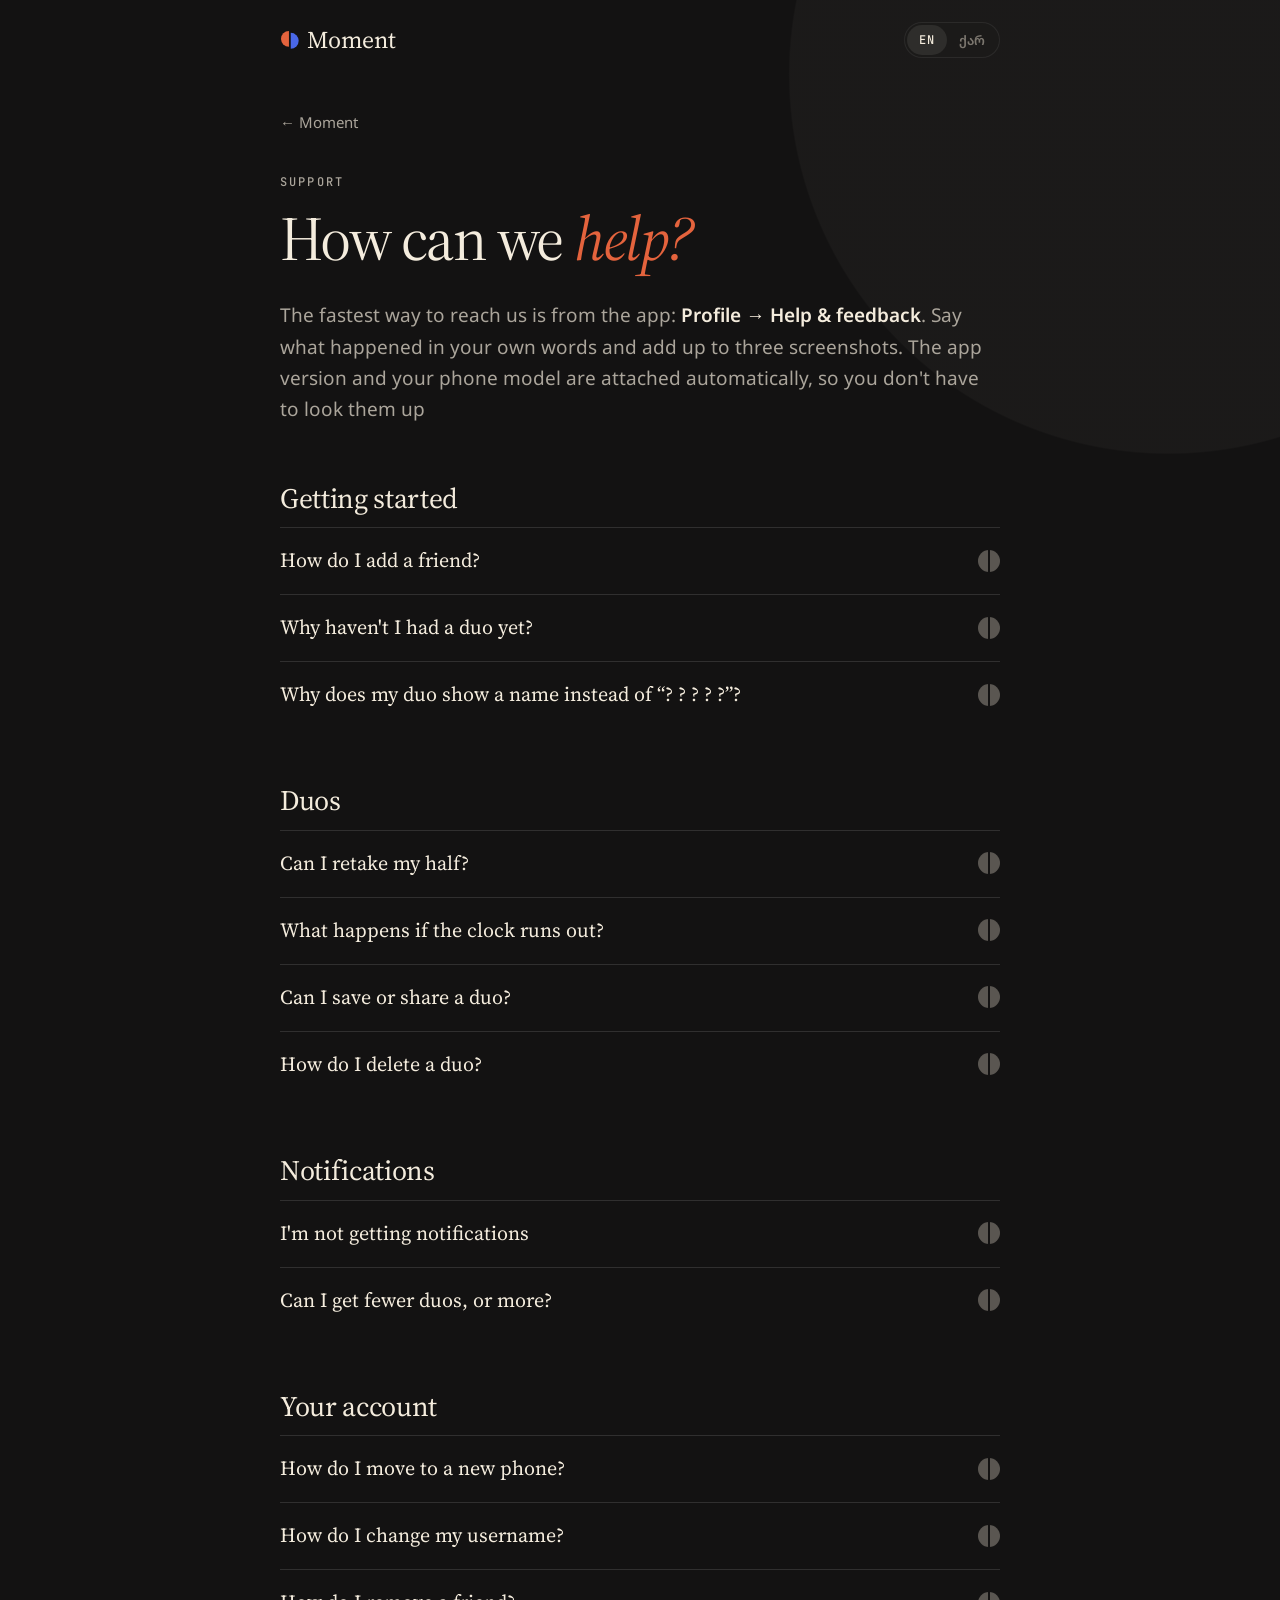
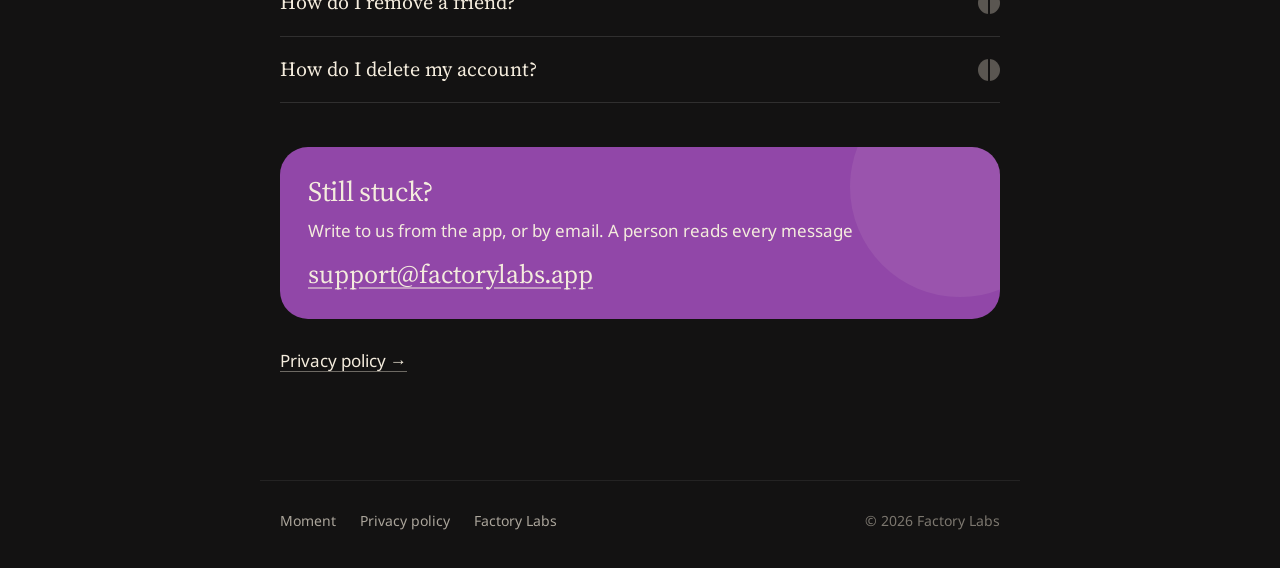
<file: support.html>
<!DOCTYPE html>
<html lang="en" data-title-en="Moment · Support" data-title-ka="Moment · მხარდაჭერა">
<head>
<meta charset="utf-8">
<meta name="viewport" content="width=device-width, initial-scale=1, viewport-fit=cover">
<title>Moment · Support</title>
<meta name="description" content="Help with Moment: friends, duos, notifications, changing phones, deleting a duo or your account, and how to reach us.">
<meta name="theme-color" content="#131212">
<link rel="canonical" href="https://factorylabs.app/moment/support.html">
<link rel="icon" type="image/svg+xml" href="assets/favicon.svg">
<link rel="icon" type="image/png" sizes="64x64" href="assets/favicon.png">
<link rel="apple-touch-icon" href="assets/apple-touch-icon.png">
<link rel="preconnect" href="https://fonts.googleapis.com">
<link rel="preconnect" href="https://fonts.gstatic.com" crossorigin>
<link rel="stylesheet" href="https://fonts.googleapis.com/css2?family=JetBrains+Mono:wght@500&family=Noto+Sans+Georgian:wght@400;500;600&family=Noto+Serif+Georgian:wght@400;500&family=Source+Serif+4:ital,opsz,wght@0,8..60,400;1,8..60,400&display=swap">
<link rel="stylesheet" href="assets/page.css">
<script>
  (function () {
    var lang = null;
    try { lang = new URLSearchParams(location.search).get('lang') || localStorage.getItem('moment.lang'); } catch (e) {}
    if (lang !== 'ka' && lang !== 'en') {
      var prefs = navigator.languages || [navigator.language || 'en'];
      lang = prefs.some(function (l) { return /^ka\b/i.test(l); }) ? 'ka' : 'en';
    }
    document.documentElement.lang = lang;
  })();
</script>
</head>
<body>
<header class="top">
  <a class="wordmark" href="./" aria-label="Moment">
    <svg class="mark" viewBox="0 0 100 100" aria-hidden="true"><path class="mark__l" d="M45.5 4.5A40.5 40.5 0 0 0 45.5 85.5Z"/><path class="mark__r" d="M54.5 14.5A40.5 40.5 0 0 1 54.5 95.5Z"/></svg>
    <span>Moment</span>
  </a>
  <div class="lang" role="group" aria-label="Language">
    <button type="button" data-lang="en" lang="en">EN</button>
    <button type="button" data-lang="ka" lang="ka">ქარ</button>
  </div>
</header>

<main>
  <!-- English -->
  <article class="only" lang="en">
    <a class="back" href="./">← Moment</a>
    <p class="eyebrow">Support</p>
    <h1>How can we <em>help?</em></h1>
    <p class="intro">The fastest way to reach us is from the app: <strong>Profile → Help &amp; feedback</strong>. Say what happened in your own words and add up to three screenshots. The app version and your phone model are attached automatically, so you don't have to look them up</p>

    <h2>Getting started</h2>
    <details><summary>How do I add a friend?</summary><div><p>Open <strong>Friends</strong>, search for their username (two letters at least) and tap <strong>Add</strong>. They join your pool once they say yes. If they had already asked you, you're friends straight away</p></div></details>
    <details><summary>Why haven't I had a duo yet?</summary><div><p>A duo needs two. Every hour or two, outside quiet hours, Moment deals a duo with a friend from your pool who has opened the app in the last 12 hours. With no friends in your pool, nothing is dealt. Add one, and the first duo comes straight away</p></div></details>
    <details><summary>Why does my duo show a name instead of “? ? ? ? ?”?</summary><div><p>Anonymity needs someone to hide among. With a single friend, every duo is with them, so the card names them. From two friends on, your partner stays anonymous until both halves are in</p></div></details>

    <h2>Duos</h2>
    <details><summary>Can I retake my half?</summary><div><p>Yes, as often as you like while the clock runs. Once you confirm, your half is in</p></div></details>
    <details><summary>What happens if the clock runs out?</summary><div><p>Both halves are deleted, and a partner who never shot stays anonymous for good. The next duo comes along later</p></div></details>
    <details><summary>Can I save or share a duo?</summary><div><p>Yes. Open an unlocked duo and choose <strong>Save</strong> or <strong>Share</strong>. You get both halves stitched side by side</p></div></details>
    <details><summary>How do I delete a duo?</summary><div><p>Open it in <strong>Your duos</strong> and choose <strong>Delete for both of you</strong>. It's removed from both galleries and both photos are deleted. Your partner isn't told, and there's no undo</p></div></details>

    <h2>Notifications</h2>
    <details><summary>I'm not getting notifications</summary><div><p>Check that notifications are on for Moment in your phone's settings, and that you aren't in your quiet hours (<strong>Profile → Settings → Quiet hours</strong>). On Android, battery savers can also hold notifications back</p></div></details>
    <details><summary>Can I get fewer duos, or more?</summary><div><p>Yes. On your profile, <strong>Duos a day</strong> goes from one to ten. Duos come at least an hour apart</p></div></details>

    <h2>Your account</h2>
    <details><summary>How do I move to a new phone?</summary><div><p>On your old phone, connect Google (or Apple, on iPhone) in <strong>Settings → Connections</strong>. On the new phone, tap <strong>I already have an account</strong> and use the same account. Your old phone is signed out</p></div></details>
    <details><summary>How do I change my username?</summary><div><p>On your profile, tap your name</p></div></details>
    <details><summary>How do I remove a friend?</summary><div><p>Open their profile and choose <strong>Remove from pool</strong>. You won't be paired again. They aren't told, and the duos you made stay</p></div></details>
    <details><summary>How do I delete my account?</summary><div><p>On your profile, tap <strong>Delete account</strong>. Your account, your duos and every photo in them are deleted for good, including your friends' copies of your duos</p></div></details>

    <div class="contact">
      <h2>Still stuck?</h2>
      <p>Write to us from the app, or by email. A person reads every message</p>
      <a class="big" href="mailto:support@factorylabs.app">support@factorylabs.app</a>
    </div>
    <p style="margin-top:28px"><a href="privacy.html">Privacy policy →</a></p>
  </article>

  <!-- ქართული -->
  <article class="only" lang="ka">
    <a class="back" href="./">← Moment</a>
    <p class="eyebrow">მხარდაჭერა</p>
    <h1>როგორ <em>დაგეხმაროთ?</em></h1>
    <p class="intro">ჩვენთან დაკავშირების ყველაზე სწრაფი გზა აპშია: <strong>Profile → Help &amp; feedback</strong>. თქვენივე სიტყვებით აღწერეთ, რა მოხდა, და დაურთეთ სამამდე სქრინშოტი. აპის ვერსია და ტელეფონის მოდელი ავტომატურად ერთვის, ასე რომ, მათი მოძებნა არ მოგიწევთ</p>

    <h2>დასაწყისი</h2>
    <details><summary>როგორ დავამატო მეგობარი?</summary><div><p>გახსენით <strong>Friends</strong>, მოძებნეთ მისი მომხმარებლის სახელი (მინიმუმ ორი ასო) და შეეხეთ ღილაკს <strong>Add</strong>. როგორც კი დაგეთანხმებათ, თქვენს წრეში აღმოჩნდება. თუ მან უკვე გამოგიგზავნათ მოთხოვნა, მეგობრები მაშინვე ხდებით</p></div></details>
    <details><summary>რატომ ჯერ არ მოსულა დუო?</summary><div><p>დუოს ორი სჭირდება. Moment დუოებს ყოველ ერთ ან ორ საათში, წყნარი საათების გარეთ, მხოლოდ იმ მეგობრებთან ქმნის, რომლებიც ბოლო 12 საათში შემოვიდნენ აპში. თუ წრეში მეგობარი არ გყავთ, დუო არ შეიქმნება. დაამატეთ ერთი მაინც და პირველი დუო მაშინვე მოვა</p></div></details>
    <details><summary>რატომ ჩანს დუოში სახელი და არა „? ? ? ? ?“?</summary><div><p>ანონიმურობისთვის ერთზე მეტი მეგობარია საჭირო. თუ ერთი მეგობარი გყავთ, ყველა დუო მასთანაა, ამიტომ ბარათზე მისი სახელი წერია. ორი ან მეტი მეგობრის შემთხვევაში პარტნიორი ანონიმური რჩება, სანამ ორივე ნახევარი არ შემოვა</p></div></details>

    <h2>დუოები</h2>
    <details><summary>შემიძლია ჩემი ნახევარი თავიდან გადავიღო?</summary><div><p>დიახ, იმდენჯერ, რამდენჯერაც გსურთ, სანამ დრო გადის. დადასტურების შემდეგ კი თქვენი ნახევარი გაგზავნილია</p></div></details>
    <details><summary>რა ხდება, როცა დრო ამოიწურება?</summary><div><p>ორივე ნახევარი იშლება, ხოლო მეგობარი, რომელმაც ვერ მოასწრო გადაღება, სამუდამოდ ანონიმური რჩება. შემდეგი დუო მოგვიანებით მოვა</p></div></details>
    <details><summary>შემიძლია დუო შევინახო ან გავაზიარო?</summary><div><p>დიახ. შედით გახსნილ დუოში და აირჩიეთ <strong>Save</strong> ან <strong>Share</strong>. მიიღებთ ორივე ნახევარს, გვერდიგვერდ გაერთიანებულს</p></div></details>
    <details><summary>როგორ წავშალო დუო?</summary><div><p>გახსენით დუო <strong>Your duos</strong> განყოფილებაში და აირჩიეთ <strong>Delete for both of you</strong>. დუო ორივე გალერეიდან ქრება და ორივე ფოტო იშლება. მეგობარს ამის შესახებ არ ეცნობება, აღდგენა კი შეუძლებელია</p></div></details>

    <h2>შეტყობინებები</h2>
    <details><summary>შეტყობინებები არ მომდის</summary><div><p>შეამოწმეთ, ჩართულია თუ არა აპის შეტყობინებები ტელეფონის პარამეტრებში და ხომ არ გაქვთ ახლა წყნარი საათები (<strong>Profile → Settings → წყნარი საათები</strong>). Android ტელეფონებზე შეტყობინებებს შეიძლება ბატარეის დაზოგვის რეჟიმიც აყოვნებდეს</p></div></details>
    <details><summary>შემიძლია ნაკლები ან მეტი დუო მივიღო?</summary><div><p>დიახ. პროფილში <strong>Duos a day</strong> ერთიდან ათამდე იცვლება. დუოებს შორის მინიმუმ ერთი საათი გადის</p></div></details>

    <h2>თქვენი ანგარიში</h2>
    <details><summary>როგორ გადავიტანო ანგარიში ახალ ტელეფონზე?</summary><div><p>ძველ ტელეფონზე დააკავშირეთ Google ანგარიში (iPhone ტელეფონზე Apple ანგარიშიც შეგიძლიათ) აქ: <strong>Settings → კავშირები</strong>. ახალ ტელეფონზე შეეხეთ ღილაკს <strong>„უკვე მაქვს ანგარიში“</strong> და იმავე ანგარიშით შედით. ძველ ტელეფონზე ანგარიშიდან გამოხვალთ</p></div></details>
    <details><summary>როგორ შევცვალო მომხმარებლის სახელი?</summary><div><p>პროფილში შეეხეთ თქვენს სახელს</p></div></details>
    <details><summary>როგორ წავშალო მეგობარი?</summary><div><p>გახსენით მისი პროფილი და აირჩიეთ <strong>Remove from pool</strong>. ერთად წყვილში აღარ მოხვდებით. მას ამის შესახებ არ ეცნობება, თქვენი საერთო დუოები კი რჩება</p></div></details>
    <details><summary>როგორ წავშალო ანგარიში?</summary><div><p>პროფილში შეეხეთ <strong>ანგარიშის წაშლას</strong>. სამუდამოდ წაიშლება თქვენი ანგარიში, თქვენი დუოები და მათში არსებული ყველა ფოტო, მათ შორის თქვენი დუოების ასლები მეგობრებთან</p></div></details>

    <div class="contact">
      <h2>ისევ გაქვთ კითხვა?</h2>
      <p>მოგვწერეთ აპიდან ან ელფოსტით. ყველა წერილს ადამიანი კითხულობს</p>
      <a class="big" href="mailto:support@factorylabs.app">support@factorylabs.app</a>
    </div>
    <p style="margin-top:28px"><a href="privacy.html">კონფიდენციალურობის პოლიტიკა →</a></p>
  </article>
</main>

<footer>
  <a href="./" class="only" lang="en">Moment</a><a href="./" class="only" lang="ka">Moment</a>
  <a href="privacy.html" class="only" lang="en">Privacy policy</a><a href="privacy.html" class="only" lang="ka">კონფიდენციალურობის პოლიტიკა</a>
  <a href="https://factorylabs.app/">Factory Labs</a>
  <span>© 2026 Factory Labs</span>
</footer>
<script src="assets/page.js"></script>
</body>
</html>
</file>
<file: assets/styles.css>
/* Moment — solid, confident colour on a deep charcoal wall.
   Everything decorative is cut from one circle: half-discs, quarter-discs
   and whole circles, in the app's own solids (Colors.swift). The serif
   carries the moments; the sans says what the page says about itself; the
   mono names things, quietly, in spaced capitals, as the tab bar does. */

:root {
  --wall: #131212; --surface: #1B1A19; --raised: #242322; --control: #2E2D2B;
  --hair: rgba(255, 255, 255, .07); --border: rgba(255, 255, 255, .12);
  --ivory: #F4ECDD; --ink-2: #ABA59B; --ink-3: #7C776F; --faint: #5A5651; --dark: #1A1411;
  --persimmon: #E4633D; --cobalt: #4A68E8; --emerald: #22A273; --saffron: #E8A33A;
  --plum: #9147A8; --blush: #F2B8A6;
  --seamline: rgba(244, 236, 221, .16);

  --serif: "Source Serif 4", "Noto Serif Georgian", ui-serif, Georgia, serif;
  --sans: -apple-system, BlinkMacSystemFont, "SF Pro Text", "Segoe UI", Roboto, "Noto Sans Georgian", "Helvetica Neue", Arial, sans-serif;
  --mono: "JetBrains Mono", "Noto Sans Georgian", ui-monospace, "SF Mono", Menlo, monospace;

  --max: 1240px;
  --gut: clamp(16px, 4vw, 48px);
  --bar: 64px;
  --ease: cubic-bezier(.2, .7, .2, 1);
  --spring: cubic-bezier(.34, 1.36, .5, 1);
  color-scheme: dark;
}

*, *::before, *::after { box-sizing: border-box; }
html { -webkit-text-size-adjust: 100%; scroll-behavior: smooth; scroll-padding-top: var(--bar); }
body {
  margin: 0; background: var(--wall); color: var(--ivory);
  font: 17px/1.6 var(--sans); -webkit-font-smoothing: antialiased; -moz-osx-font-smoothing: grayscale;
  overflow-x: hidden;
}
html[lang="ka"] body { font-family: "Noto Sans Georgian", var(--sans); }
html.i18n-pending body { opacity: 0; }
img, svg { display: block; }
a { color: inherit; }
button { font: inherit; color: inherit; }
p { margin: 0; }
:focus-visible { outline: 2px solid var(--saffron); outline-offset: 4px; border-radius: 8px; }
::selection { background: var(--persimmon); color: var(--dark); }

.skip { position: absolute; left: 16px; top: -60px; z-index: 100; padding: 10px 16px; border-radius: 999px; background: var(--ivory); color: var(--dark); font-weight: 600; text-decoration: none; }
.skip:focus { top: 12px; }
.visually-hidden { position: absolute !important; width: 1px; height: 1px; overflow: hidden; clip: rect(0 0 0 0); white-space: nowrap; }
.defs { position: absolute; width: 0; height: 0; overflow: hidden; }

/* ---------------------------------------------------------------- type */

.label {
  display: flex; align-items: center; gap: 12px; margin: 0 0 24px;
  font: 500 12px/1.2 var(--mono); letter-spacing: .18em; text-transform: uppercase;
}
.label__n {
  display: inline-grid; place-items: center; min-width: 32px; height: 32px; padding: 0 9px;
  border-radius: 999px; box-shadow: inset 0 0 0 1.5px currentColor;
  font: 500 12px/1 var(--mono); letter-spacing: .04em;
}
.label--quiet { color: var(--ink-3); margin: 0; }
.label--tight { margin: 0; gap: 6px; }
html[lang="ka"] .label { font-family: "Noto Sans Georgian", var(--sans); font-size: 13.5px; font-weight: 500; letter-spacing: .02em; text-transform: none; }
html[lang="ka"] .label__n { font-family: var(--mono); }

.display {
  margin: 0; font: 400 clamp(42px, 6vw, 92px)/1 var(--serif); letter-spacing: -.028em;
  text-wrap: balance;
}
.display em { font-style: italic; }
html[lang="ka"] .display { font-size: clamp(30px, 4.1vw, 62px); line-height: 1.2; letter-spacing: 0; font-weight: 500; }
html[lang="ka"] .display em, html[lang="ka"] .nos__end em { font-style: normal; }

.text { margin-top: 26px; max-width: 34em; color: var(--ink-2); font-size: clamp(16px, 1.3vw, 18.5px); line-height: 1.65; }
.text a { color: var(--ivory); text-underline-offset: 4px; }

/* ---------------------------------------------------------------- the mark */

.mark { width: 1em; height: 1em; overflow: visible; }
.mark__l { fill: var(--persimmon); }
.mark__r { fill: var(--cobalt); }
.mark path { transition: transform .5s var(--spring); }

.wordmark { display: inline-flex; align-items: center; gap: .3em; color: var(--ivory); text-decoration: none; font: 400 25px/1 var(--serif); letter-spacing: -.01em; }
.wordmark .mark { width: .82em; height: .82em; }
.wordmark:hover .mark__l { transform: translate(-2px, -1px); }
.wordmark:hover .mark__r { transform: translate(2px, 1px); }
.wordmark--small { font-size: 21px; }

/* ---------------------------------------------------------------- bar */

.bar {
  position: fixed; inset: 0 0 auto; z-index: 50; height: var(--bar);
  display: flex; align-items: center; justify-content: space-between; gap: 24px;
  padding: 0 var(--gut); padding-top: env(safe-area-inset-top);
  transition: background-color .35s, box-shadow .35s;
}
.bar.is-solid { background: rgba(19, 18, 18, .9); -webkit-backdrop-filter: saturate(1.4) blur(14px); backdrop-filter: saturate(1.4) blur(14px); box-shadow: 0 1px 0 var(--hair); }
.bar__links { display: flex; gap: 30px; margin-left: auto; }
.bar__links a { text-decoration: none; color: var(--ink-2); font: 500 11.5px/1 var(--mono); letter-spacing: .16em; text-transform: uppercase; transition: color .2s; }
.bar__links a:hover { color: var(--ivory); }
html[lang="ka"] .bar__links a { font: 500 14px/1 "Noto Sans Georgian", var(--sans); letter-spacing: 0; text-transform: none; }
.bar__end { display: flex; align-items: center; gap: 10px; }
.lang { display: flex; padding: 3px; border-radius: 999px; background: var(--surface); box-shadow: inset 0 0 0 1px var(--hair); }
.lang button { border: 0; background: none; cursor: pointer; height: 30px; padding: 0 12px; border-radius: 999px; color: var(--ink-3); font: 500 12px/1 var(--mono); letter-spacing: .08em; transition: color .2s, background-color .2s; }
.lang button[lang="ka"] { font: 600 13px/1 "Noto Sans Georgian", var(--sans); letter-spacing: 0; }
.lang button[aria-pressed="true"] { background: var(--control); color: var(--ivory); }
.bar__get { display: inline-flex; align-items: center; height: 36px; padding: 0 16px; border-radius: 999px; background: var(--persimmon); color: var(--dark); text-decoration: none; font: 600 14px/1 var(--sans); transition: transform .3s var(--spring); }
.bar__get:hover { transform: translateY(-1px); }

/* ---------------------------------------------------------------- hero */

.hero {
  --mk: min(37vh, 62vw, 500px);
  position: relative; min-height: 100vh; min-height: 100svh;
  display: flex; flex-direction: column; align-items: center; justify-content: center;
  padding: calc(var(--bar) + 3vh) var(--gut) 6vh;
  overflow-x: clip;
}
.hero__mark { position: relative; z-index: 2; width: var(--mk); height: var(--mk); flex: none; cursor: pointer; -webkit-tap-highlight-color: transparent; border-radius: 50%; }
.bigmark { width: 100%; height: 100%; overflow: visible; }
.bigmark__half { transition: transform 1.3s var(--spring), opacity .6s var(--ease); }
.bigmark__half--l .bigmark__solid { fill: var(--persimmon); }
.bigmark__half--r .bigmark__solid { fill: var(--cobalt); }
.js .hero:not(.is-in) .bigmark__half--l { transform: translateX(-40px); opacity: 0; }
.js .hero:not(.is-in) .bigmark__half--r { transform: translateX(40px); opacity: 0; }
.hero__mark:hover .bigmark__half--l { transform: translate(-1.2px, -.6px); }
.hero__mark:hover .bigmark__half--r { transform: translate(1.2px, .6px); }
.hero__mark.is-clap .bigmark__half { transition-duration: .5s; }
.bigmark__photo { opacity: 0; transition: opacity .7s var(--ease); }
.bigmark__photo .glare { fill: var(--ivory); opacity: 0; }
.hero__mark.is-photo .bigmark__photo { opacity: 1; }

.hero__dare {
  position: absolute; left: 50%; bottom: 3%; z-index: 3; transform: translate(-50%, 40%) scale(.9);
  max-width: 120%; padding: 9px 16px; border-radius: 999px; white-space: nowrap;
  background: var(--wall); color: var(--ivory); box-shadow: 0 0 0 1px var(--hair);
  font: 400 15px/1.2 var(--serif); opacity: 0; transition: opacity .5s var(--ease), transform .6s var(--spring);
  pointer-events: none;
}
.hero__dare b { font: 500 10.5px/1 var(--mono); letter-spacing: .16em; text-transform: uppercase; color: var(--ink-3); margin-right: 8px; vertical-align: 1px; }
html[lang="ka"] .hero__dare b { font: 500 12px/1 "Noto Sans Georgian", var(--sans); letter-spacing: 0; text-transform: none; }
.hero__mark.is-photo .hero__dare { opacity: 1; transform: translate(-50%, 40%) scale(1); transition-delay: .5s; }

.hero__under { position: relative; display: flex; flex-direction: column; align-items: center; width: 100%; padding-top: 5vh; }
.hero__under::before {
  content: ""; position: absolute; left: 50%; top: 0; bottom: 56px; width: 1px; margin-left: -.5px;
  background: var(--seamline); transform-origin: top; transition: transform 1.2s var(--ease) .5s;
}
.js .hero:not(.is-in) .hero__under::before { transform: scaleY(0); }

.seamed { --gap: clamp(18px, 2.2vw, 30px); display: grid; grid-template-columns: 1fr 1fr; column-gap: var(--gap); width: min(100%, 1120px); margin: 0; }
.seamed__l { justify-self: end; text-align: right; }
.seamed__r { justify-self: start; text-align: left; }
.seamed--title { font: 400 clamp(34px, 6.2vw, 96px)/1 var(--serif); letter-spacing: -.03em; }
.seamed--title .seamed__l { transform: translateY(-.1em); }
.seamed--title .seamed__r { transform: translateY(.22em); }
html[lang="ka"] .seamed--title { font-size: clamp(25px, 4.4vw, 68px); font-weight: 500; line-height: 1.15; letter-spacing: 0; }
.seamed--lede { margin-top: clamp(30px, 5vh, 52px); color: var(--ink-2); font-size: clamp(15px, 1.3vw, 18.5px); line-height: 1.55; }
.seamed--lede p { max-width: 19em; }
.seamed--lede .seamed__r { margin-top: 1.55em; }
.js .seamed > * { transition: opacity 1s var(--ease), translate 1.1s var(--ease); }
.js .hero:not(.is-in) .seamed__l { opacity: 0; translate: -24px 0; }
.js .hero:not(.is-in) .seamed__r { opacity: 0; translate: 24px 0; }
.seamed--title > * { transition-delay: .35s; }
.seamed--lede > * { transition-delay: .55s; }
.hero .pair { margin-top: clamp(30px, 5vh, 48px); }
.hero__note { margin-top: 22px; color: var(--ink-3); font-size: 14px; text-align: center; text-wrap: balance; }
.js .hero .pair, .js .hero__note { transition: opacity 1s var(--ease) .75s; }
.js .hero:not(.is-in) .pair, .js .hero:not(.is-in) .hero__note { opacity: 0; }

/* ---------------------------------------------------------------- the store pair: your half and theirs */

.pair { position: relative; display: grid; grid-template-columns: 1fr 1fr; }
.pair__half {
  display: flex; align-items: center; gap: 11px; min-height: 60px; padding: 10px 36px 10px 26px;
  text-decoration: none; font: 600 17px/1.1 var(--sans); white-space: nowrap;
  transition: transform .4s var(--spring), filter .2s;
}
.pair__half--l { justify-content: flex-end; background: var(--persimmon); color: var(--dark); border-radius: 999px 0 0 999px; transform: translateY(-3px); }
.pair__half--r { background: var(--cobalt); color: var(--ivory); border-radius: 0 999px 999px 0; padding: 10px 26px 10px 36px; transform: translateY(3px); }
a.pair__half:hover { filter: brightness(1.07); }
a.pair__half--l:hover { transform: translate(-3px, -4px); }
a.pair__half--r:hover { transform: translate(3px, 4px); }
.pair__half svg { width: 22px; height: 22px; flex: none; }
.pair__half small { display: block; margin-bottom: 3px; font: 500 11.5px/1 var(--sans); opacity: .85; }
.pair__seam { position: absolute; left: 50%; top: 50%; z-index: 1; display: grid; place-items: center; width: 38px; height: 38px; margin: -19px; border-radius: 50%; background: var(--wall); pointer-events: none; }
.pair__seam .mark { width: 20px; height: 20px; }
span.pair__half { cursor: default; }

/* ---------------------------------------------------------------- posters */

.poster { position: relative; overflow: hidden; padding: clamp(84px, 12vh, 140px) var(--gut); background: var(--bg); color: var(--fg); }
.poster--ping { --bg: var(--persimmon); --fg: var(--dark); }
.poster--sealed { --bg: var(--saffron); --fg: var(--dark); }
.poster--plum { --bg: var(--plum); --fg: var(--ivory); }
.poster ::selection { background: var(--fg); color: var(--bg); }

/* One large figure cut from a circle, pressed into the colour at a whisper (CardOrnament). */
.poster::before { content: ""; position: absolute; pointer-events: none; background: var(--fg); opacity: .07; }
.poster--ping::before { width: 62vw; height: 62vw; max-width: 900px; max-height: 900px; left: 0; bottom: 0; border-radius: 0 100% 0 0; }
.poster--sealed::before { width: 34vw; height: 68vw; max-width: 520px; max-height: 1040px; right: 0; top: 50%; transform: translateY(-50%); border-radius: 100% 0 0 100% / 50% 0 0 50%; }
.poster--plum::before { width: 58vw; height: 58vw; max-width: 860px; max-height: 860px; right: -12vw; top: -14vw; border-radius: 50%; }

.poster__in { position: relative; max-width: var(--max); min-height: min(76vh, 740px); margin: 0 auto; display: grid; grid-template-columns: minmax(0, 5fr) minmax(0, 6fr); gap: clamp(40px, 6vw, 96px); align-items: center; }
.poster__in--flip { grid-template-columns: minmax(0, 6fr) minmax(0, 5fr); }
.poster__in--flip .poster__copy { order: 2; }
.poster__text { margin-top: 28px; max-width: 30em; font-size: clamp(16px, 1.3vw, 18.5px); line-height: 1.62; }

/* 01 — the ping: the duo's clock, a ring that empties with it */
.ping { position: relative; margin: 0; justify-self: center; width: min(100%, 560px); aspect-ratio: 1; cursor: pointer; -webkit-tap-highlight-color: transparent; }
.ring { position: absolute; inset: 0; }
.ring__svg { width: 100%; height: 100%; transform: rotate(-90deg); overflow: visible; }
.ring__track { fill: none; stroke: rgba(26, 20, 17, .14); stroke-width: 2.6; }
.ring__arc { fill: none; stroke: var(--dark); stroke-width: 2.6; stroke-linecap: round; stroke-dasharray: 100 100; transition: stroke-dasharray .9s linear; }
.ping.is-dealing .ring__arc { transition: stroke-dasharray .8s var(--ease); }
.ring__in { position: absolute; inset: 16%; display: flex; flex-direction: column; align-items: center; justify-content: center; text-align: center; }
.ring__who { letter-spacing: .3em; }
.ring__emoji { margin-top: clamp(14px, 2.4vw, 26px); font-size: clamp(40px, 5vw, 64px); line-height: 1; }
.ring__dare { margin-top: clamp(10px, 1.4vw, 16px); max-width: 9.5em; font: 400 clamp(25px, 3vw, 42px)/1.08 var(--serif); letter-spacing: -.02em; text-wrap: balance; }
html[lang="ka"] .ring__dare { font-size: clamp(19px, 2.1vw, 29px); line-height: 1.3; letter-spacing: 0; font-weight: 500; }
.ring__clock { margin-top: clamp(12px, 1.8vw, 22px); font: 500 clamp(20px, 2.2vw, 28px)/1 var(--sans); font-variant-numeric: tabular-nums; letter-spacing: .02em; }
.ring__in > * { transition: opacity .35s var(--ease), transform .5s var(--ease); }
.ping.is-swapping .ring__emoji, .ping.is-swapping .ring__dare { opacity: 0; transform: translateY(-10px); }

.push {
  position: absolute; left: -9%; top: 3%; width: min(330px, 76%); display: flex; gap: 12px; align-items: flex-start;
  padding: 13px 15px 14px 13px; border-radius: 22px; background: var(--wall); color: var(--ivory);
  box-shadow: 0 26px 50px -24px rgba(26, 20, 17, .55);
  opacity: 0; transform: translateY(-26px) scale(.96); transition: opacity .45s var(--ease), transform .7s var(--spring);
}
.ping.is-pinged .push { opacity: 1; transform: none; }
.push__icon { width: 38px; height: 38px; flex: none; }
.push__body { min-width: 0; flex: 1; }
.push__app { display: flex; justify-content: space-between; color: var(--ink-3); font: 500 10.5px/1.2 var(--mono); letter-spacing: .14em; text-transform: uppercase; }
html[lang="ka"] .push__app span:last-child { font-family: "Noto Sans Georgian", var(--sans); letter-spacing: 0; font-size: 12px; text-transform: none; }
.push__title { margin-top: 4px; font: 600 15px/1.3 var(--sans); }
.push__text { color: var(--ink-2); font-size: 14.5px; line-height: 1.35; overflow: hidden; text-overflow: ellipsis; white-space: nowrap; }

/* 02 — your half: shot and sealed; theirs still hatching */
.sealed { margin: 0; justify-self: center; width: min(100%, 580px); display: grid; grid-template-columns: 1fr 1fr; gap: clamp(14px, 2vw, 24px); cursor: pointer; -webkit-tap-highlight-color: transparent; }
.sheet--them { margin-top: 13%; }
.sheet__frame { position: relative; aspect-ratio: 3 / 4; border-radius: 22px; overflow: hidden; background: rgba(26, 20, 17, .07); isolation: isolate; }
.sheet__hatch, .joined__hatch { position: absolute; inset: 0; background: repeating-linear-gradient(135deg, rgba(26, 20, 17, .17) 0 1.2px, transparent 1.2px 10px); }
.sheet__photo { position: absolute; inset: 0; opacity: 0; }
.sheet__photo svg, .joined__photo svg, .joined__half--l svg { width: 100%; height: 100%; }
.glare { position: absolute; inset: 0; background: var(--ivory); opacity: 0; pointer-events: none; }
.sheet__flash { position: absolute; inset: 0; background: #fff; opacity: 0; pointer-events: none; }
.sheet__lock {
  position: absolute; left: 12px; bottom: 12px; display: inline-flex; align-items: center; gap: 7px; height: 32px; padding: 0 13px 0 11px;
  border-radius: 999px; background: var(--dark); color: var(--saffron); font: 600 13px/1 var(--sans);
  opacity: 0; transform: translateY(8px) scale(.9); transition: opacity .4s var(--ease), transform .6s var(--spring);
}
.sheet__lock svg { width: 15px; height: 15px; }
.sealed.is-sealed .sheet__lock { opacity: 1; transform: none; }
.sheet__slot { position: absolute; inset: 14%; border-radius: 16px; box-shadow: inset 0 0 0 2px rgba(26, 20, 17, .4); animation: breathe 2.6s ease-in-out infinite; }
.dots { position: absolute; left: 50%; top: 50%; display: flex; gap: 7px; transform: translate(-50%, -50%); }
.dots i { width: 8px; height: 8px; border-radius: 50%; background: var(--dark); animation: dot 1.3s ease-in-out infinite; }
.dots i:nth-child(2) { animation-delay: .16s; }
.dots i:nth-child(3) { animation-delay: .32s; }
.sheet__cap { display: flex; justify-content: space-between; gap: 10px; margin: 14px 4px 0; font: 500 11.5px/1.2 var(--mono); letter-spacing: .14em; text-transform: uppercase; }
.sheet__cap b { font-weight: 500; }
.sheet__cap span { opacity: .78; }
html[lang="ka"] .sheet__cap { font: 500 13px/1.2 "Noto Sans Georgian", var(--sans); letter-spacing: 0; text-transform: none; }
html[lang="ka"] .sheet__cap b:not([data-i18n]) { font-family: var(--mono); letter-spacing: .14em; }

@keyframes breathe { 0%, 100% { opacity: .45; transform: scale(.97); } 50% { opacity: 1; transform: scale(1); } }
@keyframes dot { 0%, 80%, 100% { opacity: .25; transform: translateY(0); } 40% { opacity: 1; transform: translateY(-4px); } }

/* 03 — the moment: the unlock's spread, emerald over the fold into charcoal */
.spread { --pw: min(780px, calc(100vw - 2 * var(--gut))); background: var(--wall); }
.spread__top { position: relative; overflow: hidden; padding: clamp(96px, 13vh, 150px) var(--gut) calc(var(--pw) / 3 + clamp(48px, 7vh, 72px)); background: var(--emerald); color: var(--dark); text-align: center; }
.spread__top::before { content: ""; position: absolute; left: 50%; bottom: 0; width: 120vw; height: 60vw; max-width: 1500px; max-height: 750px; transform: translateX(-50%); border-radius: 50% 50% 0 0 / 100% 100% 0 0; background: var(--dark); opacity: .07; pointer-events: none; }
.spread__top ::selection { background: var(--dark); color: var(--emerald); }
.spread__copy { position: relative; max-width: 900px; margin: 0 auto; }
.spread__copy .label { justify-content: center; }
.spread__bottom { padding: 0 var(--gut) clamp(96px, 13vh, 150px); text-align: center; }
.spread__copy--after { max-width: 36em; margin-top: 56px; color: var(--ink-2); }
.spread__copy--after .poster__text { margin: 0 auto; color: var(--ivory); }
.spread__miss { margin-top: 18px; font-size: 15.5px; color: var(--ink-3); }

.joined { position: relative; z-index: 2; width: var(--pw); margin: calc(var(--pw) / -3) auto 0; cursor: pointer; -webkit-tap-highlight-color: transparent; }
.joined__pair { position: relative; display: grid; grid-template-columns: 1fr 1fr; aspect-ratio: 3 / 2; }
.joined__half { position: relative; overflow: hidden; background: var(--raised); transition: transform 1s var(--spring), border-radius .6s var(--ease); }
.joined__half--l { border-radius: 24px 0 0 24px; }
.joined__half--r { border-radius: 0 24px 24px 0; }
.joined__half--r .joined__hatch { background-color: #2a2826; background-image: repeating-linear-gradient(135deg, rgba(244, 236, 221, .1) 0 1.2px, transparent 1.2px 11px); }
.joined__photo { position: absolute; inset: 0; opacity: 1; }
.js .joined.is-apart .joined__half--l { transform: translateX(-5%) translateY(-2.5%); border-radius: 24px; }
.js .joined.is-apart .joined__half--r { transform: translateX(5%) translateY(2.5%); border-radius: 24px; }
.joined__photo { transition: opacity .8s var(--ease); }
.js .joined.is-apart:not(.is-landed) .joined__photo { opacity: 0; }

.seam { position: absolute; inset: 0; display: grid; place-items: center; pointer-events: none; }
.seam__line { position: absolute; left: 50%; top: 0; bottom: 0; width: 1.5px; margin-left: -.75px; background: rgba(19, 18, 18, .9); transition: transform .6s var(--ease); }
.seam__disc { position: relative; display: grid; place-items: center; width: clamp(26px, 6.4%, 44px); aspect-ratio: 1; border-radius: 50%; background: var(--wall); transition: transform .6s var(--spring); }
.seam__disc svg { width: 60%; height: 60%; }
.js .joined.is-apart .seam__line { transform: scaleY(0); }
.js .joined.is-apart .seam__disc { transform: scale(0); }

.joined__cap { display: flex; flex-direction: column; align-items: center; gap: 12px; margin-top: 30px; }
.joined__names { font: 400 clamp(26px, 3vw, 40px)/1.1 var(--serif); letter-spacing: -.015em; }
.joined__names .amp { font-style: italic; color: var(--ink-3); }
.joined__who { display: inline-block; min-width: 3ch; text-align: left; color: var(--saffron); }
.joined__who.is-hidden { letter-spacing: .22em; color: var(--ink-3); font-family: var(--mono); font-size: .62em; vertical-align: .18em; }
html[lang="ka"] .joined__names { font-size: clamp(22px, 2.5vw, 32px); font-weight: 500; }
html[lang="ka"] .joined__names .amp { font-style: normal; }

/* ---------------------------------------------------------------- the deck */

.deck { padding: clamp(100px, 14vh, 170px) var(--gut); }
.deck__in { max-width: var(--max); margin: 0 auto; display: grid; grid-template-columns: minmax(0, 6fr) minmax(0, 5fr); gap: clamp(40px, 6vw, 100px); align-items: center; }
.deck .label, .wall .label, .faq .label { color: var(--ink-2); }
.deck .display em, .wall .display em, .faq .display em, .finale .display em { color: var(--persimmon); }
.levels { display: flex; flex-wrap: wrap; gap: 8px; margin-top: 36px; }
.levels button {
  display: inline-flex; align-items: center; gap: 8px; height: 44px; padding: 0 18px 0 15px; border: 0; border-radius: 999px; cursor: pointer;
  background: var(--surface); box-shadow: inset 0 0 0 1px var(--border); color: var(--ink-2); font: 500 15px/1 var(--sans);
  transition: background-color .25s, color .25s, box-shadow .25s;
}
.levels button:hover { color: var(--ivory); }
.levels button[aria-checked="true"] { background: var(--ivory); color: var(--dark); box-shadow: none; }
.levels__line { margin-top: 16px; min-height: 3.2em; color: var(--ink-3); font-size: 15.5px; max-width: 30em; }

.dealer { justify-self: center; width: min(100%, 390px); }
.dealer__stack { position: relative; aspect-ratio: 3 / 4; touch-action: pan-y; }
.dcard {
  --hue: #E4633D; --ink: #1A1411;
  position: absolute; inset: 0; display: flex; flex-direction: column; overflow: hidden;
  padding: clamp(22px, 2.2vw, 30px); border-radius: 30px; background: var(--hue); color: var(--ink);
  transform-origin: 50% 110%; transition: transform .6s var(--spring), opacity .45s var(--ease);
  user-select: none; -webkit-user-select: none; cursor: grab;
}
.dcard:active { cursor: grabbing; }
.dcard[data-pos="1"] { transform: translateY(16px) scale(.95) rotate(-3deg); }
.dcard[data-pos="2"] { transform: translateY(30px) scale(.9) rotate(3.5deg); }
.dcard[data-pos="3"] { transform: translateY(30px) scale(.86); opacity: 0; }
.dcard[data-pos="1"] > *, .dcard[data-pos="2"] > *, .dcard[data-pos="3"] > * { opacity: 0; }
.dcard > * { position: relative; transition: opacity .3s var(--ease) .15s; }
.dcard__orn { position: absolute; background: var(--ink); opacity: .1 !important; pointer-events: none; }
.dcard__orn--0 { width: 110%; aspect-ratio: 1; right: -55%; top: 18%; border-radius: 50%; }
.dcard__orn--1 { width: 92%; aspect-ratio: 1; right: 0; bottom: 0; border-radius: 100% 0 0 0; }
.dcard__orn--2 { width: 86%; aspect-ratio: 1; right: -20%; top: -12%; border-radius: 50%; }
.dcard__top { display: flex; justify-content: space-between; align-items: center; gap: 12px; }
.dcard__level { display: inline-flex; align-items: center; gap: 6px; height: 30px; padding: 0 12px 0 9px; border-radius: 999px; background: color-mix(in srgb, var(--ink) 14%, transparent); font: 600 13.5px/1 var(--sans); }
.dcard__cat { font: 500 11px/1 var(--mono); letter-spacing: .16em; text-transform: uppercase; }
html[lang="ka"] .dcard__cat { font: 500 13px/1 "Noto Sans Georgian", var(--sans); letter-spacing: 0; text-transform: none; }
.dcard__emoji { margin-top: auto; font-size: clamp(44px, 4.6vw, 58px); line-height: 1; }
.dcard__dare { margin-top: 16px; font: 400 clamp(27px, 2.5vw, 34px)/1.08 var(--serif); letter-spacing: -.02em; text-wrap: balance; }
html[lang="ka"] .dcard__dare { font-size: clamp(20px, 1.8vw, 24px); line-height: 1.32; letter-spacing: 0; font-weight: 500; }
.dcard__framing { margin-top: 10px; font-size: 15px; line-height: 1.45; }
.dcard__foot { display: flex; align-items: center; gap: 12px; margin-top: 22px; padding-top: 16px; box-shadow: inset 0 1px 0 color-mix(in srgb, var(--ink) 22%, transparent); }
.dcard__clock { display: inline-flex; align-items: center; gap: 7px; flex: none; font: 600 14px/1 var(--sans); font-variant-numeric: tabular-nums; }
.dcard__clock svg { width: 20px; height: 20px; transform: rotate(-90deg); }
.dcard__tip { flex: 1; min-width: 0; font: italic 400 14.5px/1.35 var(--serif); }
html[lang="ka"] .dcard__tip { font-style: normal; font-family: "Noto Sans Georgian", var(--sans); font-size: 13.5px; }
.dcard__fx { flex: none; padding: 5px 9px; border-radius: 8px; box-shadow: inset 0 0 0 1.5px currentColor; font: 500 10.5px/1 var(--mono); letter-spacing: .12em; }
.dealer__hint { margin-top: 56px; text-align: center; justify-content: center; }

/* ---------------------------------------------------------------- the wall */

.wall { position: relative; padding: clamp(40px, 6vh, 80px) 0 0; overflow: hidden; }
.wall__head { max-width: 920px; margin: 0 auto; padding: 0 var(--gut); text-align: center; }
.wall__head .label { justify-content: center; }
.wall__head .text { margin-left: auto; margin-right: auto; }
.wall__prints {
  --cw: 252px; --gap: 48px;
  display: flex; justify-content: center; gap: var(--gap); height: 900px; margin-top: 80px; overflow: hidden;
  -webkit-mask-image: linear-gradient(#000 62%, transparent); mask-image: linear-gradient(#000 62%, transparent);
}
.wall__col { flex: 0 0 var(--cw); display: flex; flex-direction: column; gap: 58px; }
.wall__col:nth-child(even) { padding-top: 130px; }
.print { position: relative; padding-top: 6px; }
.print__body { position: relative; padding: 12px 12px 15px; border-radius: 6px; background: var(--hue); color: var(--ink); transform: rotate(var(--tilt, 0deg)); transform-origin: 50% 0; cursor: pointer; }
.print__nail { position: absolute; left: 50%; top: 0; z-index: 2; width: 11px; height: 11px; margin-left: -5.5px; border-radius: 50%; background: #3A3735; box-shadow: inset 0 -1.5px 0 rgba(0, 0, 0, .45), inset 0 1px 0 rgba(255, 255, 255, .12), 0 2px 3px rgba(0, 0, 0, .4); }
.print__pair { position: relative; display: grid; grid-template-columns: 1fr 1fr; aspect-ratio: 3 / 2; border-radius: 3px; overflow: hidden; }
.print__pair > div:not(.seam) { position: relative; overflow: hidden; }
.print__pair svg { width: 100%; height: 100%; }
.print__pair .seam__disc { width: 24px; }
.print__fx { position: absolute; right: 6px; top: 6px; padding: 4px 6px; border-radius: 6px; background: rgba(19, 18, 18, .8); color: var(--ivory); font: 500 9px/1 var(--mono); letter-spacing: .12em; }
.print__react { position: absolute; left: 6px; bottom: 6px; padding: 3px 7px; border-radius: 999px; background: rgba(19, 18, 18, .55); -webkit-backdrop-filter: blur(8px); backdrop-filter: blur(8px); font-size: 12px; line-height: 1.4; }
.print__text { margin-top: 12px; font: 400 16.5px/1.25 var(--serif); letter-spacing: -.005em; }
html[lang="ka"] .print__text { font-size: 15px; line-height: 1.4; font-weight: 500; }
.print__meta { margin-top: 6px; font-size: 12.5px; opacity: .78; }
.fx-vig { position: absolute; inset: 0; pointer-events: none; background: radial-gradient(farthest-corner at 50% 50%, transparent 55%, #000 100%); }
.fx-lines { position: absolute; inset: 0; pointer-events: none; background: repeating-linear-gradient(0deg, rgba(0, 0, 0, .12) 0 1px, transparent 1px 3px); }

/* ---------------------------------------------------------------- just the two of you */

.plum__in { position: relative; max-width: var(--max); margin: 0 auto; }
.nos { list-style: none; margin: 0; padding: 0; font: 400 clamp(52px, 9.6vw, 152px)/.95 var(--serif); letter-spacing: -.04em; }
.nos li { transition: opacity .8s var(--ease), transform .9s var(--ease); }
.nos li:nth-child(even) { padding-left: .9em; }
.js .nos.reveal { opacity: 1; transform: none; }
.js .nos.reveal:not(.is-in) li { opacity: 0; transform: translateY(.3em); }
.nos li:nth-child(2) { transition-delay: .08s; } .nos li:nth-child(3) { transition-delay: .16s; } .nos li:nth-child(4) { transition-delay: .24s; } .nos li:nth-child(5) { transition-delay: .32s; }
html[lang="ka"] .nos { font-size: clamp(32px, 6vw, 92px); font-weight: 500; line-height: 1.16; letter-spacing: 0; }
.nos__end { margin-top: clamp(36px, 5vh, 56px); font: 400 clamp(24px, 2.6vw, 38px)/1.2 var(--serif); letter-spacing: -.01em; }
.nos__end em { font-style: italic; }
html[lang="ka"] .nos__end { font-size: clamp(20px, 2vw, 28px); line-height: 1.4; font-weight: 500; }
.facts { list-style: none; margin: clamp(64px, 9vh, 96px) 0 0; padding: 0; display: grid; grid-template-columns: repeat(4, minmax(0, 1fr)); gap: 32px; }
.facts li { padding-top: 20px; box-shadow: inset 0 1.5px 0 rgba(244, 236, 221, .32); }
.facts h3 { margin: 16px 0 8px; font: 400 22px/1.25 var(--serif); letter-spacing: -.01em; }
html[lang="ka"] .facts h3 { font-size: 18px; line-height: 1.4; font-weight: 500; }
.facts p { font-size: 15.5px; line-height: 1.6; }
.more { display: inline-flex; gap: 8px; margin-top: 52px; font: 500 16px/1.2 var(--sans); text-decoration: underline; text-decoration-thickness: 1.5px; text-underline-offset: 6px; }
.more span:last-child { transition: transform .3s var(--spring); }
.more:hover span:last-child { transform: translateX(4px); }

/* ---------------------------------------------------------------- questions */

.faq { padding: clamp(100px, 14vh, 170px) var(--gut); }
.faq__in { max-width: var(--max); margin: 0 auto; display: grid; grid-template-columns: minmax(0, 4fr) minmax(0, 7fr); gap: clamp(40px, 6vw, 96px); align-items: start; }
.faq__head { position: sticky; top: calc(var(--bar) + 48px); }
.faq__head .text { margin-top: 22px; }
details { box-shadow: inset 0 1px 0 var(--border); }
details:last-child { box-shadow: inset 0 1px 0 var(--border), inset 0 -1px 0 var(--border); }
summary { display: flex; align-items: center; justify-content: space-between; gap: 24px; padding: 26px 0; cursor: pointer; list-style: none; font: 400 clamp(19px, 1.7vw, 23px)/1.35 var(--serif); letter-spacing: -.005em; }
html[lang="ka"] summary { font-size: clamp(17px, 1.4vw, 19px); line-height: 1.5; font-weight: 500; }
summary::-webkit-details-marker { display: none; }
details > p { max-width: 38em; margin: -8px 0 28px; color: var(--ink-2); line-height: 1.65; }
.tog { position: relative; flex: none; width: 24px; height: 24px; }
.tog::before, .tog::after { content: ""; position: absolute; top: 0; width: 11px; height: 24px; background: var(--faint); transition: transform .45s var(--spring), background-color .3s; }
.tog::before { left: 0; border-radius: 24px 0 0 24px; }
.tog::after { right: 0; border-radius: 0 24px 24px 0; }
summary:hover .tog::before, summary:hover .tog::after { background: var(--ink-3); }
details[open] .tog::before { background: var(--persimmon); transform: translate(-2px, -2px); }
details[open] .tog::after { background: var(--cobalt); transform: translate(2px, 2px); }

/* ---------------------------------------------------------------- finale: your half, waiting */

.finale { display: flex; flex-direction: column; align-items: center; padding: clamp(40px, 6vh, 80px) var(--gut) clamp(110px, 15vh, 170px); text-align: center; overflow: hidden; }
.pool { --pm: clamp(150px, 19vw, 230px); --ps: clamp(24px, 3vw, 40px); position: relative; width: min(100%, 1000px); height: clamp(330px, 42vw, 470px); cursor: pointer; -webkit-tap-highlight-color: transparent; }
.pool__mark { position: absolute; left: 50%; top: 50%; width: var(--pm); height: var(--pm); margin: calc(var(--pm) / -2); }
.pool__mark svg { width: 100%; height: 100%; overflow: visible; }
.pool__mine { fill: var(--persimmon); }
.pool__empty { fill: none; stroke: rgba(244, 236, 221, .5); stroke-width: 1.1; stroke-dasharray: 2.6 2.6; transform-origin: 74.75% 55%; animation: breathe 2.6s ease-in-out infinite; transition: opacity .3s; }
.pool.is-full .pool__empty { opacity: 0; animation: none; }
.pool__ring { position: absolute; inset: 0; border-radius: 50%; box-shadow: inset 0 0 0 3px var(--ring, var(--cobalt)); opacity: 0; pointer-events: none; }
.pool__other { position: absolute; width: calc(var(--ps) * var(--k)); height: calc(var(--ps) * var(--k) * 2); margin: calc(var(--ps) * var(--k) / -2) 0 0 calc(var(--ps) * var(--k) / -2); z-index: 1; }
.pool__other.is-picked { z-index: 3; }
.pool__other.is-picked .pool__bob { animation: none; }
.pool__bob { width: 100%; height: 100%; animation: bob var(--d, 5s) ease-in-out infinite alternate; animation-delay: var(--dl, 0s); }
.pool__bob svg { width: 100%; height: 100%; overflow: visible; transform: rotate(var(--q)); }
.pool__bob svg path { fill: var(--c); }
@keyframes bob { from { transform: translate(0, -6px) rotate(-3deg); } to { transform: translate(0, 7px) rotate(3deg); } }
.finale__title { margin-top: clamp(20px, 3vh, 36px); font-size: clamp(46px, 7vw, 108px); }
html[lang="ka"] .finale__title { font-size: clamp(32px, 4.6vw, 70px); }
.finale__text { margin: 22px auto 0; text-align: center; text-wrap: balance; }
.finale .pair { margin-top: 44px; }

/* ---------------------------------------------------------------- footer */

.foot { display: flex; flex-wrap: wrap; align-items: center; gap: 14px 32px; max-width: calc(var(--max) + 2 * var(--gut)); margin: 0 auto; padding: 30px var(--gut) calc(36px + env(safe-area-inset-bottom)); box-shadow: inset 0 1px 0 var(--hair); font-size: 14px; color: var(--ink-3); }
.foot__links { display: flex; gap: 24px; }
.foot__links a { color: var(--ink-2); text-decoration: none; }
.foot__links a:hover { color: var(--ivory); }
.foot__copy { margin-left: auto; }

/* ---------------------------------------------------------------- the burst: halves thrown out when a duo clears */

.burst { position: absolute; left: 50%; top: 50%; width: 0; height: 0; z-index: 6; pointer-events: none; }
.burst i { position: absolute; left: 0; top: 0; display: block; will-change: transform, opacity; }
.burst svg { width: 100%; height: 100%; overflow: visible; }

/* ---------------------------------------------------------------- reveal */

.js .reveal { opacity: 0; transform: translateY(28px); transition: opacity 1s var(--ease), transform 1.1s var(--ease); }
.js .reveal.is-in { opacity: 1; transform: none; }
.js .reveal--late { transition-delay: .12s; }

/* ---------------------------------------------------------------- narrower */

@media (max-width: 1080px) {
  .facts { grid-template-columns: repeat(2, minmax(0, 1fr)); row-gap: 40px; }
  .push { left: -4%; }
}

@media (max-width: 920px) {
  :root { --bar: 58px; }
  .bar__links { display: none; }
  .poster__in, .poster__in--flip { grid-template-columns: minmax(0, 1fr); min-height: 0; gap: 56px; }
  .poster__in--flip .poster__copy { order: 0; }
  .ping { width: min(100%, 460px); }
  .push { left: -2%; top: -4%; }
  .sealed { width: min(100%, 480px); }
  .deck__in { grid-template-columns: minmax(0, 1fr); gap: 64px; }
  .dealer { width: min(100%, 360px); }
  .faq__in { grid-template-columns: minmax(0, 1fr); gap: 36px; }
  .faq__head { position: static; }
  .wall__prints { --cw: 230px; --gap: 32px; height: 800px; }
}

@media (max-width: 600px) {
  body { font-size: 16px; }
  .bar__get { display: none; }
  .wordmark { font-size: 23px; }
  .hero { --mk: min(66vw, 34vh); padding-bottom: 8vh; }
  .hero__dare { font-size: 13.5px; padding: 8px 13px; }
  .seamed { --gap: 14px; }
  .seamed--title { font-size: clamp(25px, 7.6vw, 40px); }
  html[lang="ka"] .seamed--title { font-size: clamp(17px, 5.4vw, 28px); }
  .seamed--lede { font-size: 14.5px; line-height: 1.5; }
  .pair__half { min-height: 54px; padding: 8px 26px 8px 16px; gap: 9px; font-size: 15.5px; }
  .pair__half--r { padding: 8px 16px 8px 26px; }
  .pair__half svg { width: 19px; height: 19px; }
  .pair__half small { font-size: 10.5px; }
  .pair__seam { width: 32px; height: 32px; margin: -16px; }
  .pair__seam .mark { width: 17px; height: 17px; }
  .label { margin-bottom: 20px; }
  .display { font-size: clamp(38px, 11.4vw, 52px); }
  html[lang="ka"] .display { font-size: clamp(26px, 7.4vw, 34px); }
  .push { width: 84%; left: 0; top: -9%; }
  .ring__in { inset: 15%; }
  .sheet__frame { border-radius: 16px; }
  .sheet__lock { left: 8px; bottom: 8px; height: 28px; font-size: 12px; padding: 0 10px 0 9px; }
  .sheet__cap { flex-direction: column; gap: 5px; font-size: 10.5px; letter-spacing: .1em; }
  .joined__half--l { border-radius: 16px 0 0 16px; }
  .joined__half--r { border-radius: 0 16px 16px 0; }
  .wall__prints { --cw: 43vw; --gap: 14px; height: 640px; margin-top: 56px; }
  .wall__col { gap: 34px; }
  .wall__col:nth-child(even) { padding-top: 84px; }
  .print__body { padding: 8px 8px 11px; }
  .print__pair .seam__disc { width: 18px; }
  .print__text { margin-top: 9px; font-size: 14px; }
  html[lang="ka"] .print__text { font-size: 12.5px; }
  .print__meta { font-size: 11px; }
  .print__react { font-size: 10px; }
  .nos { font-size: clamp(46px, 15vw, 64px); }
  html[lang="ka"] .nos { font-size: clamp(22px, 6.9vw, 38px); }
  .nos li:nth-child(even) { padding-left: .6em; }
  .facts { grid-template-columns: minmax(0, 1fr); gap: 32px; }
  .foot__copy { margin-left: 0; width: 100%; }
  .pool { height: 330px; --pm: 150px; --ps: 24px; }
}

@media (prefers-reduced-motion: reduce) {
  html { scroll-behavior: auto; }
  *, *::before, *::after { animation-duration: .001ms !important; animation-iteration-count: 1 !important; transition-duration: .001ms !important; transition-delay: 0s !important; }
}
</file>
<file: assets/page.css>
/* Moment — the quieter pages (privacy, support): the same wall, the same
   type, one column, and one figure cut from a circle pressed into the top. */
:root {
  --wall: #131212; --surface: #1B1A19; --raised: #242322; --control: #2E2D2B;
  --hair: rgba(255, 255, 255, .07); --border: rgba(255, 255, 255, .12);
  --ivory: #F4ECDD; --ink-2: #ABA59B; --ink-3: #7C776F; --faint: #5A5651; --dark: #1A1411;
  --persimmon: #E4633D; --cobalt: #4A68E8; --emerald: #22A273; --saffron: #E8A33A; --plum: #9147A8;
  --serif: "Source Serif 4", "Noto Serif Georgian", ui-serif, Georgia, serif;
  --sans: -apple-system, BlinkMacSystemFont, "SF Pro Text", "Segoe UI", Roboto, "Noto Sans Georgian", "Helvetica Neue", Arial, sans-serif;
  --mono: "JetBrains Mono", "Noto Sans Georgian", ui-monospace, "SF Mono", Menlo, monospace;
  color-scheme: dark;
}
*, *::before, *::after { box-sizing: border-box; }
html { -webkit-text-size-adjust: 100%; }
body { position: relative; margin: 0; background: var(--wall); color: var(--ivory); font: 17px/1.65 var(--sans); -webkit-font-smoothing: antialiased; overflow-x: hidden; }
html[lang="ka"] body { font-family: "Noto Sans Georgian", var(--sans); }
/* A circle sinking off the top corner, drawn inside the page so it never widens it. */
body::before { content: ""; position: absolute; z-index: -1; right: 0; top: 0; width: 620px; height: 620px; max-width: 70vw; pointer-events: none; background: radial-gradient(circle 380px at 82% 12%, rgba(244, 236, 221, .035) 99.6%, transparent 100%); }
a { color: var(--ivory); text-decoration-color: rgba(244, 236, 221, .4); text-underline-offset: 4px; }
a:hover { text-decoration-color: currentColor; }
:focus-visible { outline: 2px solid var(--saffron); outline-offset: 3px; border-radius: 6px; }
::selection { background: var(--persimmon); color: var(--dark); }
svg { display: block; }

/* One language at a time. */
html[lang="en"] [lang="ka"].only, html[lang="ka"] [lang="en"].only { display: none !important; }

.mark { width: 1em; height: 1em; overflow: visible; }
.mark__l { fill: var(--persimmon); }
.mark__r { fill: var(--cobalt); }

.top { max-width: 760px; margin: 0 auto; padding: 22px 20px; display: flex; align-items: center; justify-content: space-between; gap: 16px; }
.wordmark { display: inline-flex; align-items: center; gap: .3em; text-decoration: none; color: var(--ivory); font: 400 24px/1 var(--serif); }
.wordmark .mark { width: .82em; height: .82em; }
.lang { display: flex; padding: 3px; border-radius: 999px; background: var(--surface); box-shadow: inset 0 0 0 1px var(--hair); }
.lang button { border: 0; background: none; cursor: pointer; height: 30px; padding: 0 12px; border-radius: 999px; font: 500 12px/1 var(--mono); letter-spacing: .08em; color: var(--ink-3); }
.lang button[lang="ka"] { font: 600 13px/1 "Noto Sans Georgian", var(--sans); letter-spacing: 0; }
.lang button[aria-pressed="true"] { background: var(--control); color: var(--ivory); }

main { max-width: 760px; margin: 0 auto; padding: 28px 20px 88px; }
.back { display: inline-flex; gap: 6px; margin: 0 0 40px; color: var(--ink-2); text-decoration: none; font-size: 15px; }
.back:hover { color: var(--ivory); }
.eyebrow { margin: 0 0 18px; font: 500 12px/1.2 var(--mono); letter-spacing: .18em; text-transform: uppercase; color: var(--ink-2); }
html[lang="ka"] .eyebrow { font: 500 14px/1.2 "Noto Sans Georgian", var(--sans); text-transform: none; letter-spacing: .02em; }
h1 { margin: 0; font: 400 clamp(40px, 6.4vw, 62px)/1.02 var(--serif); letter-spacing: -.028em; text-wrap: balance; }
h1 em { font-style: italic; color: var(--persimmon); }
html[lang="ka"] h1 { font-size: clamp(30px, 5vw, 44px); font-weight: 500; letter-spacing: 0; line-height: 1.25; }
html[lang="ka"] h1 em { font-style: normal; }
.updated { margin: 18px 0 0; color: var(--ink-3); font: 500 12px/1.2 var(--mono); letter-spacing: .12em; text-transform: uppercase; }
html[lang="ka"] .updated { font: 400 15px/1.4 "Noto Sans Georgian", var(--sans); text-transform: none; letter-spacing: 0; }
.intro { margin: 30px 0 0; font-size: 19px; color: var(--ink-2); }
.short { margin: 36px 0 0; padding: 24px 26px; border-radius: 26px; background: var(--surface); box-shadow: inset 0 0 0 1px var(--hair); }
.short p { margin: 0; color: var(--ivory); }
.short ul { margin: 14px 0 0; padding: 0; list-style: none; display: grid; gap: 10px; }
.short li { display: flex; gap: 12px; color: var(--ink-2); }
/* A half of the mark for a bullet. */
.short li::before { content: ""; flex: none; width: 6px; height: 12px; margin-top: .5em; border-radius: 12px 0 0 12px; background: var(--persimmon); }
.short li:nth-child(even)::before { border-radius: 0 12px 12px 0; background: var(--cobalt); margin-top: .62em; }

h2 { margin: 56px 0 12px; font: 400 28px/1.2 var(--serif); letter-spacing: -.012em; }
html[lang="ka"] h2 { font-size: 23px; font-weight: 500; line-height: 1.4; letter-spacing: 0; }
h3 { margin: 28px 0 6px; font: 600 17px/1.4 var(--sans); }
p, li { color: var(--ink-2); }
strong { color: var(--ivory); font-weight: 600; }
ul.plain { padding-left: 20px; }
ul.plain li { margin: 6px 0; }

.table { margin: 16px 0; border-radius: 22px; overflow: hidden; box-shadow: inset 0 0 0 1px var(--hair); }
.row { display: grid; grid-template-columns: 1.1fr 1fr; gap: 20px; padding: 16px 20px; border-top: 1px solid var(--hair); font-size: 15.5px; }
.row:first-child { border-top: 0; background: var(--surface); font-weight: 600; color: var(--ivory); }
.row > div { color: var(--ink-2); }
.row > div strong { display: block; margin-bottom: 2px; }

/* The way to reach a person: plum, with a circle sinking off its corner. */
.contact { position: relative; overflow: hidden; margin: 44px 0 0; padding: 28px; border-radius: 28px; background: var(--plum); color: var(--ivory); }
.contact::after { content: ""; position: absolute; right: -70px; top: -70px; width: 220px; height: 220px; border-radius: 50%; background: var(--ivory); opacity: .08; }
.contact p { position: relative; margin: 0; color: var(--ivory); }
.contact h2 { position: relative; margin: 0 0 8px; }
.contact a { position: relative; color: var(--ivory); font-weight: 600; }
.contact .big { display: inline-block; margin-top: 14px; font: 400 26px/1.2 var(--serif); text-decoration-color: rgba(244, 236, 221, .5); }

details { box-shadow: inset 0 1px 0 var(--border); }
details:last-of-type { box-shadow: inset 0 1px 0 var(--border), inset 0 -1px 0 var(--border); }
summary { list-style: none; cursor: pointer; display: flex; justify-content: space-between; align-items: center; gap: 16px; padding: 20px 0; font: 400 20px/1.35 var(--serif); color: var(--ivory); }
html[lang="ka"] summary { font-size: 17px; font-weight: 500; line-height: 1.5; }
summary::-webkit-details-marker { display: none; }
/* The mark, grey and shut; in colour, and parted, when open. */
summary::after { content: ""; flex: none; width: 22px; height: 22px; border-radius: 50%; background: linear-gradient(90deg, var(--faint) 0 45%, transparent 45% 55%, var(--faint) 55%); transition: transform .4s; }
details[open] summary::after { background: linear-gradient(90deg, var(--persimmon) 0 45%, transparent 45% 55%, var(--cobalt) 55%); transform: rotate(180deg); }
details > div { padding: 0 0 20px; }
details > div p { margin: 0 0 10px; }

footer { max-width: 760px; margin: 0 auto; padding: 28px 20px calc(36px + env(safe-area-inset-bottom)); border-top: 1px solid var(--hair); display: flex; flex-wrap: wrap; gap: 10px 24px; font-size: 14px; color: var(--ink-3); }
footer a { color: var(--ink-2); text-decoration: none; }
footer a:hover { color: var(--ivory); }
footer span { margin-left: auto; }

@media (max-width: 560px) {
  .row { grid-template-columns: 1fr; gap: 6px; }
  footer span { margin-left: 0; width: 100%; }
  .contact .big { font-size: 22px; }
}
</file>
